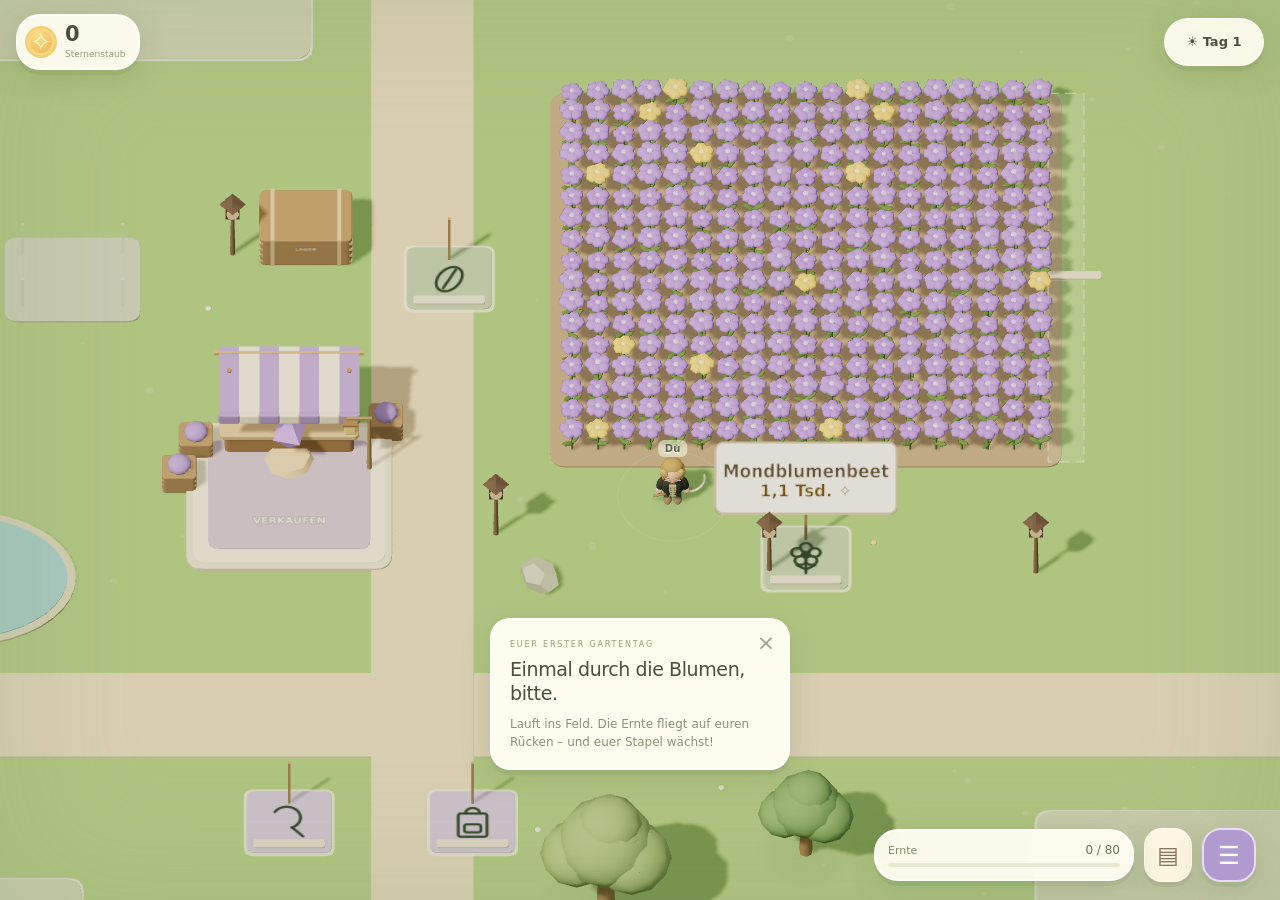
<file: mondgarten/index.html>
<!doctype html>
<html lang="de">
<head>
  <meta charset="UTF-8"><meta name="viewport" content="width=device-width,initial-scale=1,viewport-fit=cover">
  <meta name="theme-color" content="#a8c78a"><meta name="description" content="Euer Mondgarten: Ernten, verarbeiten und mit kleinen Schnecken ein blühendes Zuhause aufbauen.">
  <title>Mondgarten · Ein kleines Stück Glück</title>
  <link rel="icon" href="icon.svg" type="image/svg+xml"><link rel="stylesheet" href="style.css"><link rel="stylesheet" href="portrait.css">
</head>
<body>
  <main class="game" id="game">
    <canvas id="world" tabindex="0" aria-label="3D Garten. Mit WASD, Pfeiltasten oder einem Klick auf den Boden bewegen. Automatisch sammeln, an der Verkaufsstelle automatisch verkaufen."></canvas>
    <button id="kitchenButton" class="kitchen-button" hidden>🍃 Futterküche</button><button id="foodPouch" class="food-pouch" hidden aria-label="Schneckenfutter">🍃 0</button><section id="outdoorHUD" class="outdoor-hud" hidden aria-label="Gartenwerkzeug"><button id="outdoorOpen">Werkzeuge</button><button id="outdoorWorkshop" hidden>Düngerwerkstatt</button><p id="outdoorSignal" role="status"></p></section><button id="outdoorAction" class="lake-action" hidden aria-label="Angel auswerfen"><svg viewBox="0 0 48 48" aria-hidden="true"><path d="M9 40 23 7M23 7Q38 5 38 23v7q0 9-7 9-6 0-6-6v-4l5 5"/><path d="m9 40 4-10M20 15l5 2"/></svg><span>Angeln</span></button><div class="world-vignette"></div>
    <div class="night-veil" id="nightVeil" aria-hidden="true"></div>
    <header class="hud-top">
      <div class="top-left"><a href="#" class="brand" aria-label="Mondgarten"><span>✳</span><div>mondgarten<small>EIN KLEINES STÜCK GLÜCK</small></div></a><div class="wallet"><div class="coin-icon">✧</div><div><strong id="coins">0</strong><small id="walletHint">Sternenstaub</small></div><div class="wallet-divider"></div><span class="star-icon">◇</span><strong class="star-count" id="stars">0</strong></div></div>
      <button class="garden-badge" id="openGardens"><span class="garden-dot"></span><span><strong id="gardenLabel">Unser Garten</strong><small id="gardenSub">AUSBAUSTUFE 1</small></span><span class="chevron">⌄</span></button>
      <div class="top-right"><span class="save-state" id="saveStatus"><i></i> Gespeichert</span><button class="round-button" id="sound" aria-label="Klang einschalten" title="Klang einschalten">♫</button><button class="round-button" id="settings" aria-label="Einstellungen" title="Einstellungen">⚙</button></div>
    <button class="day-chip" id="dayChip" aria-label="Aktueller Gartentag und Tagesbelohnung">☀ Tag 1</button></header>
    <section class="round-widget" id="roundWidget" aria-label="Gartenrunde"><span class="round-eyebrow" id="roundNumber">Gartentag 1</span><strong id="roundMood">Ein Garten voller Möglichkeiten</strong><p id="roundNote">Eigenständige Spielvorschau</p><div class="progress"><span id="roundProgress"></span></div><div class="round-actions"><button id="dayGoal">Tagesbelohnung ↗</button><button id="nextRound" hidden>Nächste Runde beginnen</button></div></section>
    <section class="mission-widget" id="missionWidget" aria-label="Aktueller Sternenauftrag"><button id="missionToggle" class="mission-heading"><span>✦ KLEINER STERNENAUFTRAG</span><span id="missionNumber">01</span></button><div class="mission-body"><strong id="missionTitle">Ein erster kleiner Schatz</strong><p id="missionDesc">Sammelt 40 Dinge.</p><div class="progress"><span id="missionBar"></span></div><div class="mission-bottom"><span id="missionProgress">0 / 40</span><button id="claimMission" disabled>+ 60 ✧</button></div></div></section>
    <div class="event-pill" id="eventPill" hidden>✦ Sternenregen <span>2× Erntewert</span><b></b></div>
    <div class="world-label" id="bankLabel"><span>✧</span> Hier wird euer Stapel zu Sternenstaub</div>
    <div class="player-label" id="playerLabel">Du</div><div class="player-label companion-label" id="partnerLabel">Dein Lieblingsmensch</div><div class="stack-count" id="stackCount" hidden>0</div>
    <div class="tutorial" id="tutorial"><button id="dismissTutorial" aria-label="Hinweis schließen">×</button><span>EUER ERSTER GARTENTAG</span><h1>Einmal durch die Blumen, bitte.</h1><p>Lauft ins Feld. Die Ernte fliegt auf euren Rücken – und euer Stapel wächst!</p><small>Mit dem Daumen lenken · automatisch ernten</small></div>
    <div class="game-loading" id="loading"><span>✳</span><strong>Euer Garten erwacht …</strong><small>Ein kleines bisschen Sternenlicht.</small></div>
    <div class="game-error" id="gameError" hidden><span>☾</span><h1>Der Garten konnte nicht erwachen.</h1><p>Bitte öffnet das Spiel in einem Browser mit aktivierter 3D-Grafik und ladet die Seite neu.</p><button onclick="location.reload()">Noch einmal versuchen</button></div>
    <div class="zoom-controls"><button id="zoomOut" aria-label="Ansicht verkleinern">−</button><button id="zoomIn" aria-label="Ansicht vergrößern">+</button></div>
    <div class="joystick" id="joystick" aria-label="Touch Joystick"><div id="joystickKnob"></div></div>
    <section id="harvestModes" class="harvest-modes" hidden aria-label="Sense oder Dünger wählen"><button id="modeScythe" aria-pressed="true">Sense</button><button id="modeFertilizer" aria-pressed="false">Düngen</button><button id="sprayFertilizer" hidden>Sprühen</button></section>
    <footer class="hud-bottom">
      <div class="duo-card"><button id="customize" aria-label="Eure Namen ändern"><span class="duo-icon">☾</span><span><strong id="duoLabel">Für euch zwei.</strong><small id="journeyText">Ein Garten. Große kleine Träume.</small></span><span class="edit-icon">✎</span></button><div class="keyboard-hint"><kbd>W</kbd><kbd>A</kbd><kbd>S</kbd><kbd>D</kbd><span>zum Laufen · Leertaste zur Bank</span></div></div>
      <div class="bag-panel" id="bagPanel"><div class="bag-symbol">♧</div><div class="bag-content"><div><strong id="bagTitle">Dein Erntestapel</strong><span id="bagCount">0 / 80</span></div><div class="progress"><span id="bagBar"></span></div><small id="bagHint">Ein bisschen Platz für ganz viel Glück.</small></div><button id="warehouse" aria-label="Ernte zum Lager bringen"><span>Lager</span></button><button id="sell" aria-label="Zur Verkaufsstelle laufen"><span>Verkaufen</span><b>↗</b></button></div>
      <nav class="action-dock" aria-label="Spielmenüs"><button id="gardensButton"><span>❀</span><small>Ausbauen</small></button><button id="shopButton" class="primary"><span>☽</span><small>Werkstatt</small><i id="shopDot" hidden></i></button><button id="travelButton"><span>▤</span><small>Vorräte</small></button></nav>
    <button id="stockShortcut" aria-label="Lager und Verwaltung öffnen" title="Lager und Verwaltung">▤</button><button class="menu-button" id="gardenMenu" aria-label="Gartenmenü öffnen"><span>☰</span></button></footer>
    <section id="warehouseShelf" class="warehouse-shelf" role="dialog" aria-label="Lagerwaren auswählen und einpacken" hidden></section>
    <section id="workshopDelivery" class="workshop-delivery" aria-label="Werkstatt beliefern" hidden></section>
    <section id="fishingHUD" class="fishing-hud" aria-label="Angeln am See" hidden></section>
    <div id="floaters" aria-hidden="true"></div>
    <section id="payStatus" class="pay-status" hidden aria-live="polite"><span id="payIcon">↑</span><div><strong id="payTitle">Verbesserung</strong><p id="payHint">Stehen bleiben zum Bezahlen</p><div class="progress"><span id="payBar"></span></div></div><b id="payAmount">0 / 0 ✧</b></section>
    <div id="toasts" class="toasts" role="status" aria-live="polite"></div>
  </main>
  <dialog id="modal"><button id="closeModal" class="modal-close" aria-label="Schließen">×</button><div id="modalBody"></div></dialog>
  <script defer src="../app-update.js"></script>
  <script type="module" src="game.js"></script>
</body>
</html>
</file>
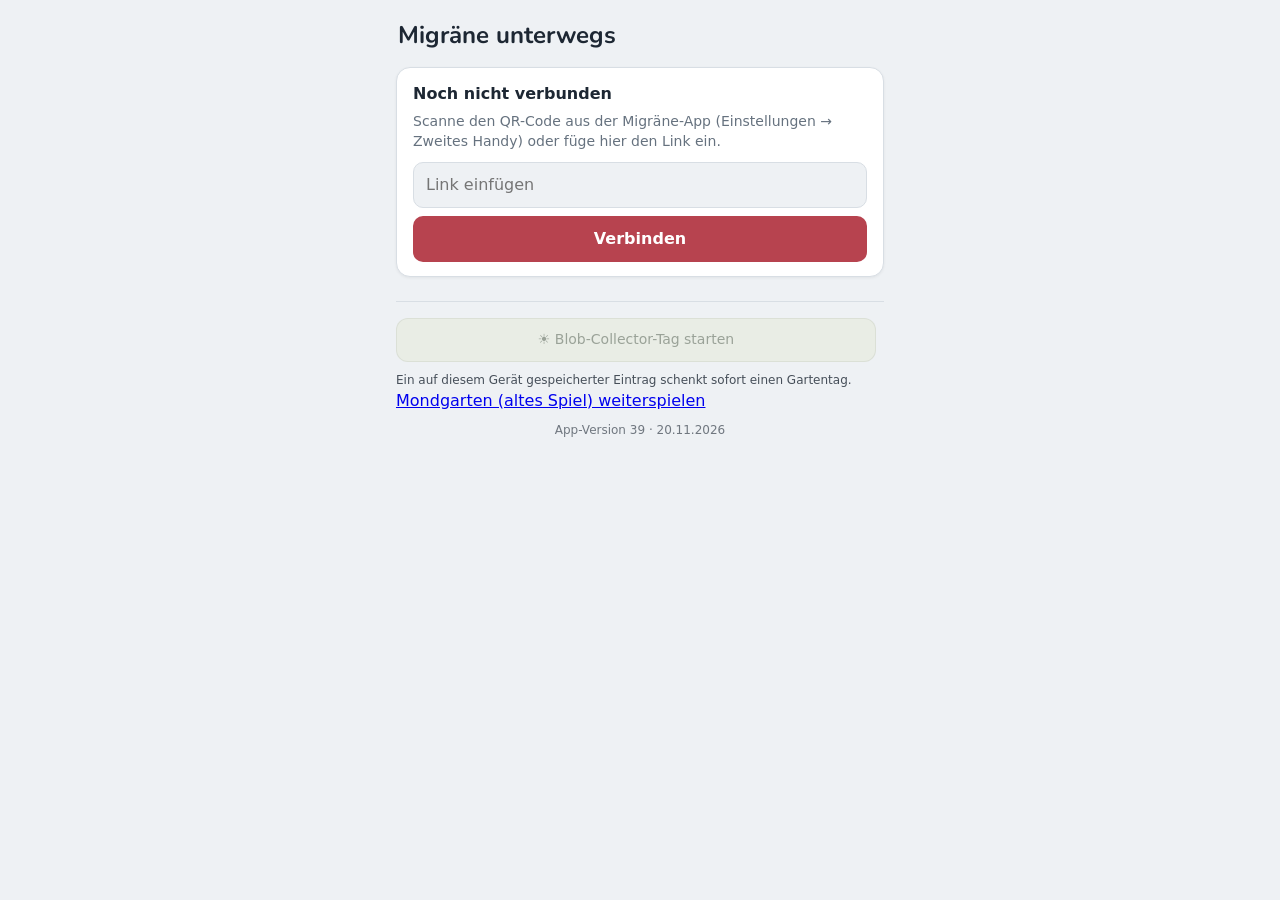
<file: begleiter.html>
<!DOCTYPE html>
<html lang="de">
<head>
<meta charset="utf-8">
<meta name="viewport" content="width=device-width, initial-scale=1, viewport-fit=cover">
<meta name="theme-color" content="#EEF1F4" media="(prefers-color-scheme: light)">
<meta name="theme-color" content="#10161C" media="(prefers-color-scheme: dark)">
<meta name="apple-mobile-web-app-capable" content="yes">
<meta name="mobile-web-app-capable" content="yes">
<meta name="apple-mobile-web-app-status-bar-style" content="default">
<meta name="apple-mobile-web-app-title" content="Migräne">
<meta name="referrer" content="no-referrer">
<link rel="apple-touch-icon" href="icon-180.png">
<title>Migräne unterwegs</title>
<link rel="stylesheet" href="companion-garden.css">
<style>
/* Runde Schrift Nunito (SIL Open Font License 1.1) */
@font-face{font-family:'MTRound';font-style:normal;font-weight:600;font-display:swap;src:url([data-uri]) format('woff2')}
@font-face{font-family:'MTRound';font-style:normal;font-weight:700;font-display:swap;src:url([data-uri]) format('woff2')}
:root{
  --bg:#EEF1F4; --card:#FFFFFF; --btnbg:#F7F9FB; --btnline:#CDD5DD; --press:rgba(0,0,0,.06); --ink:#1D2733; --muted:#66727F; --line:#D8DEE4;
  --accent:#B7434F; --accent-ink:#FFFFFF; --soft:#F5E3E5;
  --i1:#EDB93A; --i2:#E5792B; --i3:#C4202E; --ok:#3F8F4E;
  --serif: 'MTRound', system-ui, -apple-system, "Segoe UI", Roboto, sans-serif;
  --sans: system-ui, -apple-system, "Segoe UI", Roboto, sans-serif;
  color-scheme: light;
}
@media (prefers-color-scheme: dark){
  :root{ --bg:#10161C; --card:#18212A; --btnbg:#222C37; --btnline:#3A4858; --press:rgba(255,255,255,.08); --ink:#E6EBF0; --muted:#94A1AE; --line:#2A3540;
    --accent:#E58A93; --accent-ink:#2B0F13; --soft:#3A2226;
    --i1:#F2C552; --i2:#F08A3E; --i3:#EF4B4F; --ok:#7CC489; color-scheme: dark; }
}
*{box-sizing:border-box;-webkit-tap-highlight-color:transparent}
html,body{margin:0;background:var(--bg);color:var(--ink);font-family:var(--sans);font-size:16px;line-height:1.45}
body{padding:calc(14px + env(safe-area-inset-top,0px)) 16px calc(24px + env(safe-area-inset-bottom,0px));max-width:520px;margin:0 auto;-webkit-user-select:none;user-select:none}
button{font:inherit;color:inherit;cursor:pointer}
.top{display:flex;align-items:baseline;justify-content:space-between;margin:4px 2px 14px}
h1{font-family:var(--serif);font-size:24px;font-weight:700;margin:0}
h1.msg{font-size:21px;line-height:1.25;color:var(--accent);overflow-wrap:anywhere}
h1.msg.long{font-size:18px}
.clock{font-size:14px;color:var(--muted)}
.grid{display:grid;grid-template-columns:1fr 1fr;gap:10px}
.big{display:flex;flex-direction:column;justify-content:flex-end;align-items:flex-start;text-align:left;min-height:92px;padding:12px 16px;border:1px solid var(--line);background:var(--card);border-radius:14px;box-shadow:0 1px 3px rgba(0,0,0,.06);transition:transform .08s}
.big:active{transform:scale(.97)}
.big b{font-family:var(--serif);font-size:21px;font-weight:700;line-height:1.15}
.big small{font-size:13px;color:var(--muted);margin-top:3px}
.big.pain{border-color:var(--accent);background:var(--soft)}
.big.pain.on{background:var(--accent);color:var(--accent-ink);border-color:var(--accent)}
.big.pain.on small{color:var(--accent-ink);opacity:.85}
.big.wide{grid-column:1 / -1;min-height:88px}
.card{background:var(--card);border:1px solid var(--line);border-radius:14px;padding:14px 16px;margin:0 0 12px;box-shadow:0 1px 3px rgba(0,0,0,.06)}
.done{border-color:var(--accent)}
.done .l1{display:flex;justify-content:space-between;align-items:baseline;gap:10px}
.done b{font-size:17px}
.link{background:none;border:0;padding:0;color:var(--accent);font-weight:600}
.q{font-size:14px;color:var(--muted);margin:10px 0 6px}
.chips{display:flex;flex-wrap:wrap;gap:8px}
.chip{min-height:44px;padding:0 14px;border:1px solid var(--line);background:var(--card);border-radius:12px;font-weight:600}
.chip.on{border-color:var(--accent);background:var(--soft)}
.chips{margin-top:10px}
.lcard{position:relative;overflow:hidden;padding:16px 16px 14px}
.lcard::before{content:'';position:absolute;left:0;right:0;top:0;height:4px;background:var(--lc)}
.lc-morgens{--lc:#C98A1E;--lcs:#FBF1DE}.lc-tags{--lc:#B7434F;--lcs:#F5E3E5}.lc-abends{--lc:#5B5FB8;--lcs:#E8E9F8}
@media (prefers-color-scheme: dark){.lc-morgens{--lc:#E8B055;--lcs:#3A2E17}.lc-tags{--lc:#E58A93;--lcs:#3A2226}.lc-abends{--lc:#A3A6F0;--lcs:#25273F}}
.lchead{display:flex;align-items:center;gap:10px;width:100%;min-height:44px;margin:0;padding:0;border:0;background:none;color:inherit;font:inherit;text-align:left}
.lcico{width:34px;height:34px;border-radius:10px;background:var(--lcs);color:var(--lc);display:grid;place-items:center;flex:none}
.lcico svg{width:20px;height:20px}
.lct{font-family:var(--serif);font-size:19px;font-weight:700}
.lcsum{flex:1;min-width:0;font-size:13px;color:var(--muted);text-align:right;overflow:hidden;text-overflow:ellipsis;white-space:nowrap}
.lcchev{width:9px;height:9px;border-right:2px solid var(--muted);border-bottom:2px solid var(--muted);transform:rotate(45deg);margin:0 4px 3px 4px;flex:none;transition:transform .15s}
.lchead[aria-expanded="true"] .lcchev{transform:rotate(-135deg);margin-bottom:-3px}
.lcbody{margin-top:12px}
.lgrp{margin-top:18px;padding-top:16px;border-top:1px solid var(--line)}
.lgrp:first-child{margin-top:0;padding-top:0;border-top:0}
.lcap{display:block;font-size:12px;font-weight:700;letter-spacing:.08em;text-transform:uppercase;color:var(--lc);margin:0 0 10px}
.lgh{display:flex;align-items:baseline;justify-content:space-between;gap:10px}.lgh .lcap{margin-bottom:8px}
.lstv{font-size:14px;color:var(--muted)}
.ltiles{display:grid;grid-template-columns:repeat(2,minmax(0,1fr));gap:8px}
.ltile{display:flex;align-items:center;gap:10px;min-height:56px;padding:10px 12px;border-radius:14px;border:1px solid var(--line);background:var(--card);color:var(--ink);font:inherit;font-size:14.5px;line-height:1.2;text-align:left;cursor:pointer;transition:background .15s ease,border-color .15s ease}
.ltile svg{width:22px;height:22px;flex:none;color:var(--muted)}
.ltile.on{background:var(--lcs);border-color:var(--lc);font-weight:600}.ltile.on svg{color:var(--lc)}
.lchips{display:grid;grid-template-columns:repeat(auto-fill,minmax(104px,1fr));gap:8px}
.lchips .chip{padding:0 6px;font-size:14.5px;line-height:1.2;white-space:normal;min-height:44px}
.lchips .chip.on{border-color:var(--lc);background:var(--lcs);font-weight:600}
.lgrp textarea{width:100%;box-sizing:border-box;min-height:80px;padding:10px 12px;border:1px solid var(--line);border-radius:12px;background:var(--bg);color:var(--ink);font:inherit;resize:vertical}
.lcard .qcard .chips.g5 .chip.on,.lcard .chips.g5 .chip.on{border-color:var(--lc);background:var(--lcs)}
.lcbody .qbox+.qbox{margin-top:14px;padding-top:14px;border-top:1px solid var(--line)}
.lcbody .grid:first-child,.lcbody .atk:first-child{margin-top:0}
.qcard .chips.g5{display:grid;grid-template-columns:repeat(5,1fr)}
.qcard .chips.g3{display:grid;grid-template-columns:repeat(3,1fr)}
.qcard .chips.g2{display:grid;grid-template-columns:repeat(2,1fr)}
.qcard .chip{padding:0 6px}
.qcard b{font-size:16px}
.risk{border-left:5px solid var(--i1);padding:12px 14px}
.risk.risk-hi{border-left-color:var(--i2)}
.risk.risk-lo{border-left-color:var(--ok)}
.risk summary{list-style:none;cursor:pointer;display:flex;flex-direction:column;gap:2px}
.risk summary::-webkit-details-marker{display:none}
.risk .rt{font-size:16px}
.risk .rt span{color:var(--muted)}
.risk .ra{font-size:14px;color:var(--muted);line-height:1.35}
.risk .rmore{font-size:14px;color:var(--accent);font-weight:600;margin-top:4px}
.risk .rmore::before{content:'▸ '}
.risk[open] .rmore::before{content:'▾ '}
.risk p{margin:8px 0 0;font-size:14.5px;line-height:1.4}
.foodrow{display:flex;gap:8px;margin-top:10px}
.foodrow input{flex:1;min-width:0;min-height:44px;border:1px solid var(--line);border-radius:12px;padding:0 12px;background:var(--bg);color:var(--ink);font:inherit;-webkit-user-select:text;user-select:text}
.chips.sug{margin-top:8px}
.chips.sug:empty{display:none}
.chips.sug .chip{min-height:38px;font-weight:500;background:var(--bg)}
.timer{height:3px;border-radius:2px;background:var(--line);margin-top:12px;overflow:hidden}
.timer i{display:block;height:100%;background:var(--accent);animation:shrink linear forwards;transform-origin:left}
@keyframes shrink{from{transform:scaleX(1)}to{transform:scaleX(0)}}
.two{display:grid;grid-template-columns:1fr 1fr;gap:8px;margin-top:10px}
.atk{background:var(--accent);color:var(--accent-ink);border-radius:16px;padding:14px;margin:0 0 10px}
.atkhead{display:flex;justify-content:space-between;align-items:baseline;margin:0 4px 10px;font-size:15px}
.atkhead b{font-family:var(--serif);font-size:22px}
.big, .chip{background:var(--btnbg);border-color:var(--btnline)}
button{transition:transform .08s ease-out}
.mlpick{margin:12px 0 0}
.mlpick .mlrow{display:flex;align-items:center;gap:12px}
.mlpick .rw{position:relative;flex:1;height:30px}
.mlpick input[type=range]{-webkit-appearance:none;appearance:none;position:absolute;left:0;top:0;width:100%;height:30px;margin:0;background:transparent;outline-offset:2px}
.mlpick input[type=range]::-webkit-slider-runnable-track{height:6px;border-radius:3px;background:linear-gradient(90deg,var(--accent) 0,var(--accent) var(--pct),var(--line) var(--pct),var(--line) 100%)}
.mlpick input[type=range]::-webkit-slider-thumb{-webkit-appearance:none;width:26px;height:26px;margin-top:-10px;border-radius:50%;background:var(--card);border:3px solid var(--accent);box-shadow:0 1px 3px rgba(0,0,0,.2)}
.mlpick input[type=range]::-moz-range-track{height:6px;border-radius:3px;background:var(--line)}
.mlpick input[type=range]::-moz-range-progress{height:6px;border-radius:3px;background:var(--accent)}
.mlpick input[type=range]::-moz-range-thumb{width:20px;height:20px;border-radius:50%;background:var(--card);border:3px solid var(--accent)}
.mlpick .mlv{flex:none;min-width:74px;text-align:right;font-size:20px;font-weight:700;color:var(--ink);font-variant-numeric:tabular-nums}
.mlpick .mlv small{font-size:13px;font-weight:600;color:var(--muted);margin-left:2px}
.mlpick .tk{position:relative;height:15px;margin:0 86px 0 0}
.mlpick .tk span{position:absolute;transform:translateX(-50%);font-size:11px;color:var(--muted);font-variant-numeric:tabular-nums}
.mlpick .tk span.on{color:var(--ink);font-weight:700}
.pressed{transform:scale(.96)}
.link.pressed, .del.pressed{transform:scale(.9)}
.chip.on{background:var(--soft)}
.big.pain{background:var(--soft)}
.atk .big{background:var(--card);color:var(--ink);border-color:transparent}
.big.sm{min-height:72px;justify-content:center}
.big.end{background:var(--soft)}
.grid.g3{grid-template-columns:repeat(6,1fr)}
.grid.g3 > *{grid-column:span 2}
.grid.g3 > :nth-child(4):nth-last-child(2), .grid.g3 > :nth-child(5):last-child{grid-column:span 3}
.g3 .big{min-height:88px;padding:12px}
.g3 .big b{font-size:18px}
h2{font-family:var(--serif);font-size:19px;font-weight:600;margin:22px 2px 8px}
.list{background:var(--card);border:1px solid var(--line);border-radius:14px;overflow:hidden}
.row{display:flex;align-items:center;gap:10px;padding:10px 14px;border-top:1px solid var(--line);font-size:15px}
.row:first-child{border-top:0}
.row .t{font-variant-numeric:tabular-nums;color:var(--muted);width:44px;flex:none}
.row .x1{flex:1;min-width:0}
.row .st{font-size:12.5px;color:var(--muted);white-space:nowrap}
.row .st.ok{color:var(--ok)}
.row .del{background:none;border:0;color:var(--muted);font-size:20px;line-height:1;padding:4px 2px 4px 8px}
.empty{padding:12px 14px;color:var(--muted);font-size:14.5px}
.status{margin:12px 4px 0;font-size:13.5px;color:var(--muted);text-align:center}
.status.ok{color:var(--ok)}
.hint{font-size:14px;color:var(--muted);margin:0}
.tip{border-style:dashed}
.setup input{width:100%;min-height:46px;border:1px solid var(--line);border-radius:10px;padding:0 12px;background:var(--bg);color:var(--ink);font:inherit;margin:10px 0 8px;-webkit-user-select:text;user-select:text}
.btn{min-height:46px;padding:0 16px;border:0;border-radius:10px;background:var(--accent);color:var(--accent-ink);font-weight:600;width:100%}
</style>
</head>
<body>
<div id="app"></div>
<script>
(function(){
'use strict';
/* Begleit-Seite zum Migräne-Tagebuch: nur schnelle Markierungen. Alles wird verschlüsselt über ntfy.sh
   an das Haupt-Handy geschickt und dort übernommen; hier bleibt nur eine kurze Liste der letzten Tage. */
// Only opaque entry IDs, their timestamp/deletion flag and authenticated gift counters.
(function(){var queue=[],listener=null;window.CompanionGardenEvents={startedAt:Date.now(),snapshot:null,entries:function(entries){if(listener)listener('entries',entries);else queue.push(['entries',entries]);},gift:function(counter){if(listener)listener('gift',counter);else queue.push(['gift',counter]);},attach:function(fn){listener=fn;queue.splice(0).forEach(function(e){fn(e[0],e[1]);});}};}());

var NTFY = 'https://ntfy.sh/', STORE = 'mt-begleiter-v1', KEEP_MS = 14*86400000, RESEND_MS = 6*3600000;
var CHOICE_MS = 10000, START_LEVEL = 5;
var ML_STEPS = [50,100,150,200,250,300,330,500];
function mlIdx(ml){ var b = 0; ML_STEPS.forEach(function(v, i){ if(Math.abs(v-ml) < Math.abs(ML_STEPS[b]-ml)) b = i; }); return b; }
function mlPos(i){ return 'calc(13px + (100% - 26px) * '+(i/(ML_STEPS.length-1))+')'; }
function mlHtml(id, ml){
  var idx = mlIdx(ml||250);
  return '<div class="mlpick"><div class="mlrow"><div class="rw"><input type="range" id="mlr" data-id="'+id+'" min="0" max="'+(ML_STEPS.length-1)+'" step="1" value="'+idx+'" aria-label="Menge in Millilitern" style="--pct:'+mlPos(idx)+'"></div>'+
    '<div class="mlv" id="mlv" aria-live="polite">'+ML_STEPS[idx]+'<small>ml</small></div></div><div class="tk">'+
    ML_STEPS.map(function(v, i){ return '<span data-i="'+i+'" class="'+(i===idx ? 'on' : '')+'" style="left:'+mlPos(i)+'">'+v+'</span>'; }).join('')+'</div></div>';
}
var DRINKS = [['water','Wasser'],['tea','Tee'],['coffee','Kaffee'],['other','Anderes']];
var BELLY = [['bloat','Aufgebläht'],['pain','Schmerzen']];
var BLOAT4 = [['0','nein'],['1','leicht'],['2','mittel'],['3','stark']];
var PAIN6 = [['0','keine'],['1','1'],['2','2'],['3','3'],['4','4'],['5','5']];
var BLOAT_TXT = ['','leicht','mittel','stark'];
var LOCS = [['upper','Magen/Oberbauch'],['lower','Unterbauch'],['all','Ganzer Bauch']];
var KINDS = [['cramp','Krämpfe'],['diarr','Durchfall'],['burn','Sodbrennen'],['press','Druck']];
function stomachExtra(e){
  var p = [];
  LOCS.forEach(function(x){ if(e.l===x[0]) p.push(x[1]); });
  var ks = String(e.kd||'').split(',');
  KINDS.forEach(function(x){ if(ks.indexOf(x[0])>=0) p.push(x[1]); });
  return p.length ? ' · '+p.join(', ') : '';
}
function multiChipsHtml(id, field, items, cur){
  var set = String(cur||'').split(',');
  return '<div class="chips">'+items.map(function(it){
    return '<button class="chip'+(set.indexOf(it[0])>=0?' on':'')+'" data-act="pick" data-id="'+id+'" data-f="'+field+'" data-v="'+esc(it[0])+'">'+esc(it[1])+'</button>'; }).join('')+'</div>';
}
var PAIN = [['2','leicht'],['5','mittel'],['8','stark']];
var ONE5 = [['1','1'],['2','2'],['3','3'],['4','4'],['5','5']];
var INTENS = [['light','leicht'],['hard','intensiv']];
function pad(n){ return (n<10?'0':'')+n; }
function hm(ts){ var d = new Date(ts); return pad(d.getHours())+':'+pad(d.getMinutes()); }
function uid(){ return Date.now().toString(36)+Math.random().toString(36).slice(2,8); }
function esc(s){ return String(s==null?'':s).replace(/[&<>"']/g,function(c){return {'&':'&amp;','<':'&lt;','>':'&gt;','"':'&quot;',"'":'&#39;'}[c];}); }
function sameDay(a, b){ var x = new Date(a), y = new Date(b); return x.getFullYear()===y.getFullYear() && x.getMonth()===y.getMonth() && x.getDate()===y.getDate(); }
/* ---- Verschlüsselung (AES-GCM, Schlüssel nur im Link) ---- */
function b64u(bytes){ var s=''; for(var i=0;i<bytes.length;i++) s+=String.fromCharCode(bytes[i]); return btoa(s).replace(/\+/g,'-').replace(/\//g,'_').replace(/=+$/,''); }
function unb64u(str){ str=str.replace(/-/g,'+').replace(/_/g,'/'); while(str.length%4) str+='='; var s=atob(str), a=new Uint8Array(s.length); for(var i=0;i<s.length;i++) a[i]=s.charCodeAt(i); return a; }
var keyP = null;
function cKey(){ if(!keyP) keyP = crypto.subtle.importKey('raw', unb64u(cfg.k), {name:'AES-GCM'}, false, ['encrypt','decrypt']); return keyP; }
function seal(obj){
  var iv = crypto.getRandomValues(new Uint8Array(12));
  return cKey().then(function(key){ return crypto.subtle.encrypt({name:'AES-GCM', iv:iv}, key, new TextEncoder().encode(JSON.stringify(obj))); })
    .then(function(ct){ var o = new Uint8Array(12+ct.byteLength); o.set(iv); o.set(new Uint8Array(ct), 12); return 'MT1.'+b64u(o); });
}
function unseal(str){
  if(typeof str!=='string' || str.indexOf('MT1.')!==0) return Promise.reject(new Error('fremd'));
  var b = unb64u(str.slice(4));
  return cKey().then(function(key){ return crypto.subtle.decrypt({name:'AES-GCM', iv:b.slice(0,12)}, key, b.slice(12)); })
    .then(function(pt){ return JSON.parse(new TextDecoder().decode(pt)); });
}
/* ---- Verbindung aus dem Link (#t=…&k=…&m=…) ---- */
function parseLink(h){
  var p = {}; String(h||'').replace(/^.*#/, '').split('&').forEach(function(kv){ var i = kv.indexOf('='); if(i>0) p[kv.slice(0,i)] = decodeURIComponent(kv.slice(i+1)); });
  if(!/^[A-Za-z0-9_-]{16,60}$/.test(p.t||'') || !/^[A-Za-z0-9_-]{43}$/.test(p.k||'')) return null;
  return {t:p.t, k:p.k, m:p.m ? p.m.split('|').filter(Boolean).slice(0,12) : []};
}
function load(){ try{ return JSON.parse(localStorage.getItem(STORE)) || {}; }catch(_){ return {}; } }
function persist(){
  try{ localStorage.setItem(STORE, JSON.stringify(st)); }catch(_){ return false; }
  // A local save earns the garden action; delivery to the other phone is independent.
  try{ var garden = window.CompanionGardenEvents; if(garden.snapshot) garden.entries(garden.snapshot()); }catch(_){}
  return true;
}
var st = load(), cfg = parseLink(location.hash) || st.cfg || null;
if(cfg && location.hash && parseLink(location.hash)){
  if(st.cfg && (st.cfg.t!==cfg.t || st.cfg.k!==cfg.k)){ st.entries = []; st.acked = {}; }
  if(st.meds && st.cfg && st.cfg.t===cfg.t && !cfg.m.length) cfg.m = st.meds;
}
st.cfg = cfg; st.entries = st.entries || []; st.acked = st.acked || {}; st.lists = st.lists || {}; st.sleepAsk = st.sleepAsk || {};
if(cfg && cfg.m && cfg.m.length && !(st.lists.m && st.lists.m.length)) st.lists.m = cfg.m;
persist();
window.CompanionGardenEvents.snapshot=function(){return st.entries.map(function(e){return{id:e.id,ts:e.ts,deleted:!!e.del};});};

var flash = null, flashTimer = null, net = '', syncing = false, ask = null;
function list(k){ return (st.lists && st.lists[k]) || []; }
function live(){ return st.entries.filter(function(e){ return !e.del; }); }
function openPain(){
  var cut = Date.now()-36*3600000, L = live();
  var starts = L.filter(function(e){ return e.k==='pain' && e.ts>cut; });
  var ended = (st.att && st.att.pe) || [];
  for(var i=starts.length-1;i>=0;i--){ var s = starts[i]; if(ended.indexOf(s.id)>=0 && !st.entries.some(function(e){ return e.k==='painEnd' && e.ref===s.id && e.del && (e.u||0) > (st.attAt||0); })) continue; if(!L.some(function(e){ return e.k==='painEnd' && e.ref===s.id; })) return s; }
  return null;
}
function levelNow(p){
  var v = p.v || START_LEVEL;
  live().filter(function(e){ return e.k==='lvl' && e.ref===p.id; }).sort(function(a,b){ return a.ts-b.ts; })
    .forEach(function(e){ v = Math.max(1, Math.min(10, v + e.d)); });
  return v;
}
function levelAfter(e){
  var p = st.entries.filter(function(x){ return x.id===e.ref; })[0]; if(!p) return null;
  var v = p.v || START_LEVEL;
  live().filter(function(x){ return x.k==='lvl' && x.ref===p.id && (x.ts<e.ts || (x.ts===e.ts && x.id<=e.id)); }).sort(function(a,b){ return a.ts-b.ts; })
    .forEach(function(x){ v = Math.max(1, Math.min(10, v + x.d)); });
  return v;
}
function companionMealKind(e){var labels={breakfast:'Frühstück',lunch:'Mittagessen',dinner:'Abendessen',snack:'Zwischenmahlzeit'},n=new Date(e.ts).getHours()*60+new Date(e.ts).getMinutes(),k=e.mt||(n>=240&&n<690?'breakfast':n>=690&&n<960?'lunch':n>=960&&n<1350?'dinner':'snack');return {key:k,label:labels[k]||'Mahlzeit'};}
function label(e){
  if(e.k==='meal') return companionMealKind(e).label+(e.n ? ': '+e.n : '');
  if(e.k==='drink'){ var d = DRINKS.filter(function(x){ return x[0]===e.s; })[0]; return 'Getrunken'+(d && e.s!=='other' ? ': '+d[1] : '')+(e.ml ? ' · '+e.ml+' ml' : ''); }
  if(e.k==='move') return 'Sport'+(e.n ? ': '+e.n : '')+(e.i ? ' ('+(e.i==='hard' ? 'intensiv' : 'leicht')+')' : '');
  if(e.k==='stomach'){
    if(e.b==null) return (e.s==='bloat' ? 'Bauch: aufgebläht' : (e.v ? 'Bauchschmerzen '+e.v+'/5' : 'Bauch'))+stomachExtra(e);
    var bp = []; if(e.v) bp.push('Bauchschmerzen '+e.v+'/5'); if(e.b) bp.push('aufgebläht '+BLOAT_TXT[e.b]);
    return (bp.length ? bp.join(' · ').replace(/^./, function(c){ return c.toUpperCase(); }) : 'Bauch')+stomachExtra(e);
  }
  if(e.k==='nausea') return 'Übelkeit'+(e.v ? ' '+e.v+'/5' : '');
  if(e.k==='med') return 'Medikament'+(e.n ? ': '+e.n : '');
  if(e.k==='pain') return 'Kopfschmerz beginnt';
  if(e.k==='lvl') return e.d>0 ? 'Stärker' : 'Schwächer';
  if(e.k==='painEnd') return e.sl ? 'Kopfschmerz im Schlaf vorbei' : 'Kopfschmerz vorbei';
  if(e.k==='sleepQ') return 'Schlafqualität '+e.v+'/5';
  if(e.k==='wakeN') return 'Nachts '+(['nicht','kurz','lange'][e.v-1]||'')+' wach gelegen';
  var early = new Date(e.ts).getHours()<5;
  if(e.k==='stress') return 'Stress '+(early ? 'gestern ' : 'heute ')+e.v+'/5';
  if(e.k==='hf') return (early ? 'Gestern' : 'Heute')+' kopfschmerzfrei';
  if(e.k==='eve') return 'Abend: '+(e.s==='note' ? 'Notiz' : (e.n||e.s))+(e.v===0 ? ' (aus)' : '');
  return e.k;
}
/* v237: unbestätigte Einträge so lange erneut senden, wie sie gespeichert bleiben (14 Tage), nicht nur 3 Tage */
function pending(){ var cut = Date.now()-KEEP_MS; return st.entries.filter(function(e){ return e.ts>cut && st.acked[e.id]!==e.u; }); }
function showFlash(id, choices){
  flash = {id:id, choices:choices||null, until:Date.now()+CHOICE_MS};
  clearTimeout(flashTimer); flashTimer = setTimeout(function(){ if(typing()) return; flash = null; render(); }, CHOICE_MS);
}
function typing(){ var a = document.activeElement; return !!(a && (a.id==='foodIn' || a.id==='mlr' || a.id==='eveNote')); }
function add(k, extra, choices){
  var now = Date.now(), e = {id:uid(), ts:now, u:now, k:k};
  for(var x in extra) e[x] = extra[x];
  st.entries.push(e);
  st.entries = st.entries.filter(function(y){ return y.ts>now-KEEP_MS; });
  persist();
  showFlash(e.id, choices);
  render(); sync();
  if(navigator.vibrate) try{ navigator.vibrate(15); }catch(_){}
  return e;
}
function upd(id, fields, next){
  var e = st.entries.filter(function(y){ return y.id===id; })[0]; if(!e) return;
  for(var x in fields) e[x] = fields[x];
  e.u = Date.now(); persist();
  showFlash(id, next||null); render(); sync();
}
function remove(id){
  var e = st.entries.filter(function(y){ return y.id===id; })[0]; if(!e) return;
  var now = Date.now(); e.del = 1; e.u = now;
  if(e.k==='pain') st.entries.forEach(function(y){ if((y.k==='painEnd' || y.k==='lvl') && y.ref===e.id && !y.del){ y.del = 1; y.u = now; } });
  if(flash && flash.id===id) flash = null;
  persist(); render(); sync();
}
function endPain(){
  var p = openPain(); if(!p) return;
  add('painEnd', {ref:p.id});
}

/* ---- Senden und Bestätigungen abholen ---- */
function fetchAcks(){
  return Promise.all(['-ok','-v'].map(function(suf){ return fetch(NTFY+cfg.t+suf+'/json?poll=1&since=all', {cache:'no-store'}).then(function(r){ if(!r.ok) throw new Error('http'); return r.text(); }); }))
  .then(function(two){ return two.join('\n'); }).then(function(txt){
    var msgs = txt.split('\n').filter(Boolean).map(function(l){ try{ return JSON.parse(l); }catch(_){ return null; } }).filter(function(m){ return m && m.event==='message'; });
    return Promise.all(msgs.map(function(m){ return unseal(m.message).then(function(p){ return {time:m.time, p:p}; }, function(){ return null; }); }));
  }).then(function(res){
    res.filter(Boolean).sort(function(a,b){ return a.time-b.time; }).forEach(function(x){
      (x.p.a||[]).forEach(function(pair){ st.acked[pair[0]] = pair[1]; });
      ['m','d','s','w'].forEach(function(k){ if(Array.isArray(x.p[k])) st.lists[k] = x.p[k].slice(0, k==='w' ? 400 : 16); });
      if(typeof x.p.msg==='string') st.msg = x.p.msg;
      if('r' in x.p) st.risk = x.p.r;
      if(x.p.q) st.q = x.p.q;
      if(x.p.x){ st.att = x.p.x; st.attAt = x.p.at || x.time*1000 || Date.now(); }
      if(x.p.gardenGift) window.CompanionGardenEvents.gift(x.p.gardenGift);
      if(x.p.at) st.lastSeen = Math.max(st.lastSeen||0, x.p.at);
    });
    /* alte Bestätigungen aufräumen */
    var ids = {}; st.entries.forEach(function(e){ ids[e.id] = 1; });
    Object.keys(st.acked).forEach(function(k){ if(!ids[k]) delete st.acked[k]; });
    persist();
  });
}
function publish(){
  var p = pending(); if(!p.length) return Promise.resolve();
  var sig = p.map(function(e){ return e.id+':'+e.u; }).join(',');
  if(sig===st.lastSig && Date.now()-(st.lastSend||0)<RESEND_MS) return Promise.resolve();
  /* in Pakete aufteilen (älteste zuerst), damit jede Nachricht unter der ntfy-Grenze von 4 KB bleibt */
  var enc = new TextEncoder(), chunks = [[]];
  p.slice().sort(function(a,b){ return a.ts-b.ts; }).forEach(function(e){
    var o = {id:e.id, ts:e.ts, u:e.u, k:e.k}; ['v','n','s','i','d','ref','del','ml','b','l','kd','sl'].forEach(function(f){ if(e[f]!=null) o[f] = e[f]; });
    var last = chunks[chunks.length-1];
    if(last.length && enc.encode(JSON.stringify({v:1, e:last.concat([o])})).length > 2800) chunks.push([o]); else last.push(o);
  });
  return chunks.reduce(function(prev, ch){
    return prev.then(function(){ return seal({v:1, e:ch}); }).then(function(msg){ return fetch(NTFY+cfg.t, {method:'POST', body:msg}); }).then(function(r){ if(!r.ok) throw new Error('http'); });
  }, Promise.resolve()).then(function(){ st.lastSig = sig; st.lastSend = Date.now(); persist(); });
}
var again = false;
function sync(){
  if(!cfg) return;
  if(syncing){ again = true; return; }
  syncing = true; again = false;
  var done = function(){ syncing = false; render(); if(again) sync(); };
  fetchAcks().catch(function(){}).then(publish).then(function(){ net = 'ok'; done(); }, function(){ net = 'off'; done(); });
}

/* ---- Anzeige ---- */
function statusHtml(){
  var p = pending().filter(function(e){ return !e.del; }).length;
  if(!p && net!=='off') return '<p class="status ok">Alles angekommen.</p>';
  if(net==='off') return '<p class="status">Gerade keine Verbindung. '+(p ? (p===1 ? '1 Eintrag wird' : p+' Einträge werden')+' gesendet, sobald Internet da ist.' : '')+'</p>';
  return '<p class="status">'+(p===1 ? '1 Eintrag ist' : p+' Einträge sind')+' unterwegs – das andere Handy holt '+(p===1 ? 'ihn' : 'sie')+' beim nächsten Öffnen ab.</p>';
}
function chipsHtml(id, field, items, cur){
  return '<div class="chips">'+items.map(function(it){ var v = it[0], l = it[1];
    return '<button class="chip'+(cur===v?' on':'')+'" data-act="pick" data-id="'+id+'" data-f="'+field+'" data-v="'+esc(v)+'">'+esc(l)+'</button>'; }).join('')+'</div>';
}
function flashHtml(){
  var fe = flash && live().filter(function(e){ return e.id===flash.id; })[0];
  if(!fe) return '';
  var left = Math.max(0, flash.until-Date.now());
  var h = '<div class="card done"><div class="l1"><b>'+esc(label(fe))+'</b><button class="link" data-act="undo" data-id="'+fe.id+'">Rückgängig</button></div>'+
    '<p class="hint" style="margin-top:2px">gemerkt um '+hm(fe.ts)+'</p>';
  var ch = flash.choices, cv = fe.v!=null ? String(fe.v) : null;
  if(ch==='drink') h += chipsHtml(fe.id, 's', DRINKS, fe.s)+mlHtml(fe.id, fe.ml);
  else if(ch==='pain') h += '<p class="q">Wie stark?</p>'+chipsHtml(fe.id, 'v', PAIN, cv);
  else if(ch==='meal'){
    h+='<p class="q">Mahlzeit</p>'+chipsHtml(fe.id,'mt',[['breakfast','Frühstück'],['lunch','Mittagessen'],['dinner','Abendessen'],['snack','Zwischenmahlzeit']],companionMealKind(fe).key);
    if(list('d').length) h += chipsHtml(fe.id, 'n', list('d').map(function(x){ return [x, x]; }), fe.n);
    h += '<div class="foodrow"><input id="foodIn" data-id="'+fe.id+'" type="text" placeholder="Oder eintippen …" autocomplete="off" autocapitalize="sentences" enterkeyhint="done"><button class="chip" data-act="foodok" data-id="'+fe.id+'">OK</button></div><div class="chips sug" id="foodSug"></div>';
  }
  else if(ch==='move' && list('s').length) h += chipsHtml(fe.id, 'n', list('s').map(function(x){ return [x, x]; }), fe.n);
  else if(ch==='move') h += '<p class="q">Wie anstrengend?</p>'+chipsHtml(fe.id, 'i', INTENS, fe.i);
  else if(ch==='moveInt') h += '<p class="q">Wie anstrengend?</p>'+chipsHtml(fe.id, 'i', INTENS, fe.i);
  else if(ch==='stomach') h += '<p class="q">Aufgebläht?</p>'+chipsHtml(fe.id, 'b', BLOAT4, fe.b!=null ? String(fe.b) : null)+
    '<p class="q">Schmerzen? (1 = kaum, 5 = sehr)</p>'+chipsHtml(fe.id, 'v', PAIN6, fe.b!=null || fe.v!=null ? String(fe.v||0) : null)+
    '<p class="q">Wo? (optional)</p>'+chipsHtml(fe.id, 'l', LOCS, fe.l||null)+
    (fe.v>0 ? '<p class="q">Wie? (optional, mehrere möglich)</p>'+multiChipsHtml(fe.id, 'kd', KINDS, fe.kd) : '');
  else if(ch==='stomachLvl' || ch==='nausea') h += '<p class="q">Wie stark? (1 = kaum, 5 = sehr)</p>'+chipsHtml(fe.id, 'v', ONE5, cv);
  else if(ch==='med' && list('m').length) h += chipsHtml(fe.id, 'n', list('m').map(function(x){ return [x, x]; }), fe.n);
  h += '<div class="timer"><i style="animation-duration:'+left+'ms"></i></div></div>';
  return h;
}
/* Morgens Schlaf, abends Stress – nur, wenn es in der Haupt-App für den Tag noch fehlt und hier noch nicht beantwortet ist */
function isoOf(d){ return d.getFullYear()+'-'+pad(d.getMonth()+1)+'-'+pad(d.getDate()); }
function minOf(t){ var p = String(t||'').split(':'); return p.length===2 ? (+p[0])*60 + (+p[1]) : null; }
function answered(k, dayIso){ return live().some(function(e){ if(e.k!==k) return false; var d = new Date(e.ts); if((k==='stress' || k==='hf') && d.getHours()<5) d.setDate(d.getDate()-1); return isoOf(d)===dayIso; }); }
/* Jakob 19.11.: Aufbau wie in der Haupt-App – drei Karten Morgens / Tagsüber / Abends. Geöffnet ist, was gerade dran ist:
   Morgens, solange die Schlaffragen offen sind; Tagsüber bis zur Abendzeit; Abends ab der Abendzeit. Antippen der Kopfzeile überstimmt das. */
function dayClock(){
  var now = new Date(), m = now.getHours()*60+now.getMinutes(), today = isoOf(now), q = st.q || {};
  var y = new Date(now); y.setDate(y.getDate()-1);
  var mt = minOf(q.mt) || 420, et = minOf(q.et) || 1260;
  return {now:now, m:m, today:today, yIso:isoOf(y), q:q, mt:mt, et:et, dayOver:(m>=et || m<300), morningWindow:(m>=Math.max(240, mt-180) && m<et)};
}
function morningQ(){
  var c = dayClock(), q = c.q;
  var needQ = !(q.d===c.today && q.sq) && !answered('sleepQ', c.today), needW = !(q.d===c.today && q.wn) && !answered('wakeN', c.today);
  var h = '';
  if(needQ || needW){
    h += '<div class="qbox"><b>'+(c.now.getHours()<11 ? 'Guten Morgen! Wie hast du geschlafen?' : 'Wie hast du letzte Nacht geschlafen?')+'</b>'+
      (needQ ? '<p class="q">Schlafqualität (1 = schlecht, 5 = gut)</p><div class="chips g5">'+ONE5.map(function(x){ return '<button class="chip" data-act="daily" data-k="sleepQ" data-v="'+x[0]+'">'+x[1]+'</button>'; }).join('')+'</div>' : '')+
      (needW ? '<p class="q">Nachts wach gelegen?</p><div class="chips g3">'+[['1','nein'],['2','kurz'],['3','lange']].map(function(x){ return '<button class="chip" data-act="daily" data-k="wakeN" data-v="'+x[0]+'">'+x[1]+'</button>'; }).join('')+'</div>' : '')+'</div>';
  }
  var sa = sleepAskHtml();
  return {html:h+sa, pending:!!(needQ || needW || sa)};
}
function eveningQ(){
  var c = dayClock(), q = c.q, today = c.today, yIso = c.yIso, h = '', pending = false;
  var eveDay = c.m < 300 ? yIso : today, eveDone = eveDay===today ? (q.d===today && q.st) : ((q.d===today && q.yst) || (q.d===yIso && q.st));
  if(!eveDone && !answered('stress', eveDay)){
    pending = true;
    h += '<div class="qbox"><b>Wie stressig war '+(eveDay===today ? 'dein Tag' : 'der Tag')+'?</b><p class="q">Stresslevel (1 = niedrig, 5 = hoch)</p><div class="chips g5">'+
      ONE5.map(function(x){ return '<button class="chip" data-act="daily" data-k="stress" data-v="'+x[0]+'">'+x[1]+'</button>'; }).join('')+'</div></div>';
  }
  /* v6: abends „kopfschmerzfrei?“ – nur wenn in der Haupt-App für den Tag keine Attacke und keine Antwort steht */
  var hfDone = eveDay===today ? (q.d===today && q.hf) : ((q.d===today && q.yhf) || (q.d===yIso && q.hf));
  if(!hfDone && !answered('hf', eveDay) && !answered('pain', eveDay) && !openPain() && !(st.att && st.att.ma) && st.hfNo!==eveDay){
    pending = true;
    h += '<div class="qbox"><b>'+(eveDay===today ? 'Heute' : 'Gestern')+' kopfschmerzfrei?</b><div class="chips g2" style="margin-top:10px">'+
      '<button class="chip" data-act="daily" data-k="hf" data-v="1">Ja</button><button class="chip" data-act="hfno" data-d="'+eveDay+'">Nein</button></div></div>';
  }
  return {html:h, pending:pending};
}
/* Jakob 20.11.: Abend wie in der Haupt-App (Stress mit Wörtern, Kacheln, Tagesbeschreibung, Frühzeichen, Notiz) – nur wenn die Haupt-App sie empfangen kann (q.ev) */
var STRESS_WORDS = ['', 'entspannt', 'eher ruhig', 'mittel', 'angespannt', 'sehr stressig'];
var EVE_TILES = [
  ['screen', 'Viel Bildschirm', '<rect x="3" y="4" width="18" height="12" rx="2"/><path d="M8 20h8M12 16v4"/>'],
  ['alc', 'Alkohol', '<path d="M7 3h10l-1 7a4 4 0 0 1-8 0z"/><path d="M12 14v6M8.5 20h7"/>'],
  ['fluid', 'Zu wenig getrunken', '<path d="M12 3s6 6.5 6 11a6 6 0 0 1-12 0c0-4.5 6-11 6-11z"/><path d="M4 4l16 16"/>'],
  ['period', 'Periode', '<circle cx="12" cy="12" r="8"/><path d="M12 8.5s3 3 3 5a3 3 0 0 1-6 0c0-2 3-5 3-5z"/>']
];
var DAYKIND_OPTS = [['normal','Nichts Besonderes'],['busy','Hektisch'],['relief','Stress ließ nach'],['free','Freier Tag'],['meal','Mahlzeit ausgelassen'],['coffee','Weniger Kaffee'],['sun','Sonne, Hitze'],['sensory','Licht, Lärm, Gerüche'],['exert','Stark angestrengt'],['away','Reise, lange Fahrt'],['sick','Krank']];
var DEFAULT_SIGNS = [['yawn','Gähnen'],['neck','Nacken verspannt'],['craving','Heißhunger'],['tired','Müdigkeit'],['irritable','Gereiztheit'],['focus','Konzentration schwach'],['sensitive','Licht-/Geräuschempfindlich']];
function entryDay(ts){ var d = new Date(ts); if(d.getHours()<5) d.setDate(d.getDate()-1); return isoOf(d); }
/* jüngster eigener Eintrag zu einem Feld des Abendtags (oder null) */
function eveLocal(day, k, f, n){
  return live().filter(function(e){ return e.k===k && entryDay(e.ts)===day && (f==null || e.s===f) && (n==null || e.n===n); }).sort(function(a,b){ return b.u-a.u; })[0] || null;
}
/* Stand aus der Haupt-App für den Abendtag */
function eveMain(day){ var c = dayClock(), q = c.q; return (day===c.today ? q.e : q.ey) || {}; }
/* Ein eigener, neuerer Eintrag geht vor; sonst gilt der Stand aus der Haupt-App */
function eveUseLocal(le){ return !!le && le.u >= (st.attAt||0); }
function eveTileOn(day, f){
  var le = eveLocal(day, 'eve', f); if(eveUseLocal(le)) return le.v===1;
  var m = eveMain(day); return f==='screen' ? m.s===1 : f==='alc' ? m.a===1 : f==='fluid' ? m.f===2 : !!m.p;
}
function eveChipOn(day, f, n){
  var le = eveLocal(day, 'eve', f, n); if(eveUseLocal(le)) return le.v===1;
  return String(eveMain(day)[f]||'').split(',').indexOf(n)>=0;
}
function eveStress(day){
  var c = dayClock(), le = eveLocal(day, 'stress'); if(le) return {v:le.v, own:true};
  var v = day===c.today ? c.q.st : c.q.yst; return {v:v||0, own:false};
}
function eveSave(k, fields, match){
  var now = Date.now(), e = live().filter(match).sort(function(a,b){ return b.u-a.u; })[0];
  if(e){ for(var x in fields) e[x] = fields[x]; e.u = now; }
  else { e = {id:uid(), ts:now, u:now, k:k}; for(var y in fields) e[y] = fields[y]; st.entries.push(e); }
  persist(); render(); sync();
  if(navigator.vibrate) try{ navigator.vibrate(10); }catch(_){}
}
function eveFull(){
  var c = dayClock(), q = c.q, day = c.m<300 ? c.yIso : c.today, h = '', pending = false;
  var hf = eveningQ(); /* „kopfschmerzfrei?“ bleibt wie bisher (nur wenn für den Tag keine Attacke/Antwort steht) */
  var hfPart = hf.html.indexOf('kopfschmerzfrei?')>=0 ? hf.html.slice(hf.html.indexOf('<div class="qbox"><b>'+(day===c.today ? 'Heute' : 'Gestern')+' kopfschmerzfrei?')) : '';
  var sv = eveStress(day);
  if(!sv.v) pending = true;
  if(hfPart){ pending = true; h += '<div class="lgrp">'+hfPart+'</div>'; }
  h += '<div class="lgrp"><div class="lgh"><span class="lcap">Stress</span><span class="lstv">'+(sv.v ? STRESS_WORDS[sv.v] : '1 = niedrig, 5 = hoch')+'</span></div><div class="chips g5">'+
    ONE5.map(function(x){ var on = sv.v===+x[0], dis = !sv.own && sv.v>0; return '<button class="chip'+(on ? ' on' : '')+'" data-act="stressset" data-v="'+x[0]+'" aria-pressed="'+on+'"'+(dis ? ' disabled' : '')+'>'+x[1]+'</button>'; }).join('')+'</div></div>';
  h += '<div class="lgrp"><span class="lcap">Heute dabei</span><div class="ltiles">'+EVE_TILES.map(function(t){ var on = eveTileOn(day, t[0]); return '<button type="button" class="ltile'+(on ? ' on' : '')+'" data-act="evetile" data-f="'+t[0]+'" aria-pressed="'+on+'"><svg viewBox="0 0 24 24" fill="none" stroke="currentColor" stroke-width="1.9" stroke-linecap="round" stroke-linejoin="round" aria-hidden="true">'+t[2]+'</svg><span>'+t[1]+'</span></button>'; }).join('')+'</div></div>';
  h += '<div class="lgrp"><span class="lcap">Wie war der Tag?</span><div class="chips lchips">'+DAYKIND_OPTS.map(function(o){ var on = eveChipOn(day, 'dk', o[0]); return '<button type="button" class="chip'+(on ? ' on' : '')+'" data-act="evechip" data-f="dk" data-n="'+o[0]+'" aria-pressed="'+on+'">'+esc(o[1])+'</button>'; }).join('')+'</div></div>';
  var signs = (Array.isArray(q.g) && q.g.length ? q.g : DEFAULT_SIGNS);
  h += '<div class="lgrp"><span class="lcap">Frühzeichen</span><div class="chips lchips">'+signs.map(function(o){ var on = eveChipOn(day, 'sg', o[0]); return '<button type="button" class="chip'+(on ? ' on' : '')+'" data-act="evechip" data-f="sg" data-n="'+esc(o[0])+'" aria-pressed="'+on+'">'+esc(o[1])+'</button>'; }).join('')+'</div></div>';
  var ln = eveLocal(day, 'eve', 'note'), nt = ln && ln.v===1 ? (ln.n||'') : '';
  h += '<div class="lgrp"><label class="lcap" for="eveNote">Notiz</label><textarea id="eveNote" data-eveday="'+day+'" placeholder="Was war heute besonders?">'+esc(nt)+'</textarea></div>';
  return {html:h, pending:pending};
}
var lcState = {};
var LC_ICONS = {
  morgens:'<path d="M4 18h16M7 14a5 5 0 0 1 10 0"/><path d="M12 4v3M4.9 8.9l1.5 1.5M19.1 8.9l-1.5 1.5"/>',
  tags:'<circle cx="12" cy="12" r="4"/><path d="M12 2.5v2M12 19.5v2M2.5 12h2M19.5 12h2M5.3 5.3l1.4 1.4M17.3 17.3l1.4 1.4M5.3 18.7l1.4-1.4M17.3 6.7l1.4-1.4"/>',
  abends:'<path d="M20 14.5A8 8 0 1 1 9.5 4a6.5 6.5 0 0 0 10.5 10.5z"/>'
};
function lcCard(key, title, sum, body, defOpen){
  var k = dayClock().today+'|'+key, open = lcState[k]!==undefined ? lcState[k] : defOpen;
  return '<section class="card lcard qcard lc-'+key+(open ? '' : ' lcclosed')+'"><button type="button" class="lchead" data-act="lc" data-k="'+key+'" aria-expanded="'+open+'">'+
    '<span class="lcico" aria-hidden="true"><svg viewBox="0 0 24 24" fill="none" stroke="currentColor" stroke-width="2" stroke-linecap="round" stroke-linejoin="round">'+LC_ICONS[key]+'</svg></span>'+
    '<span class="lct">'+title+'</span><span class="lcsum">'+esc(sum||'')+'</span><span class="lcchev" aria-hidden="true"></span></button>'+(open ? '<div class="lcbody">'+body+'</div>' : '')+'</section>';
}
/* v205: Nachfragen nach einer beendeten Attacke (kommen aus der Haupt-App) */
var FU_IMP = [['0','Kaum eingeschränkt'],['1','Teilweise eingeschränkt'],['2','Ging gar nichts mehr']];
var FU_FLAGS = [['light','Lichtempfindlich'],['sound','Geräuschempfindlich'],['nausea','Übelkeit/Erbrechen'],['move','Schlimmer bei Bewegung']];
var FU_CHAR = [['puls','Pulsierend/pochend'],['press','Drückend/dumpf'],['stab','Stechend/hell'],['bore','Bohrend'],['pull','Ziehend'],['burn','Brennend']];
var FU_SIDE = [['one','Einseitig'],['both','Beidseitig']];
function fuEntry(id){ return live().filter(function(e){ return e.k==='fu' && e.ref===id; })[0] || null; }
function fuCsv(v){ return v ? String(v).split(',').filter(Boolean) : []; }
function fuState(fu){
  var e = fuEntry(fu.i);
  if(e) return {im:e.v!=null ? e.v : -1, fl:fuCsv(e.s), ch:fuCsv(e.n), sd:e.i||'', done:!!e.b};
  return {im:fu.im!=null ? fu.im : -1, fl:fuCsv(fu.fl), ch:fuCsv(fu.ch), sd:fu.sd||'', done:false};
}
function fuSet(fu, patch){
  var cur = fuState(fu), e = fuEntry(fu.i), now = Date.now();
  var f = {v:patch.im!=null ? patch.im : cur.im, s:(patch.fl||cur.fl).join(','), n:(patch.ch||cur.ch).join(','), i:patch.sd!=null ? patch.sd : cur.sd, d:fu.d, ref:fu.i};
  if(f.v<0) delete f.v;
  if(patch.done) f.b = 1;
  if(e){ for(var x in f) e[x] = f[x]; if(f.v==null) delete e.v; /* abgewählt */ if(!patch.done) delete e.b; e.u = now; persist(); }
  else { var ne = {id:uid(), ts:now, u:now, k:'fu'}; for(var y in f) ne[y] = f[y]; st.entries.push(ne); persist(); }
  render(); sync();
}
function fuHtml(){
  var fu = st.att && st.att.fu; if(!fu || !fu.i) return '';
  var cur = fuState(fu); if(cur.done) return '';
  var tdIso = isoOf(new Date());
  var chip = function(a, v, on, l){ return '<button class="chip'+(on?' on':'')+'" data-act="fu" data-fk="'+a+'" data-v="'+v+'">'+esc(l)+'</button>'; };
  var ds = fu.d===tdIso ? 'von heute' : 'vom '+fu.d.slice(8,10)+'.'+fu.d.slice(5,7)+'.';
  return '<div class="card qcard"><b>Kurz nachgefragt</b><p class="hint" style="margin-top:2px">Zur Attacke '+ds+', '+esc(fu.t||'')+' Uhr</p>'+
    '<p class="q">Wie sehr hat dich die Attacke im Alltag eingeschränkt?</p><div class="chips">'+FU_IMP.map(function(x){ return chip('im', x[0], cur.im===+x[0], x[1]); }).join('')+'</div>'+
    '<p class="q">Was kam dazu?</p><div class="chips">'+FU_FLAGS.map(function(x){ return chip('fl', x[0], cur.fl.indexOf(x[0])>=0, x[1]); }).join('')+'</div>'+
    '<p class="q">Der Schmerz war … (mehrere möglich)</p><div class="chips">'+FU_CHAR.map(function(x){ return chip('ch', x[0], cur.ch.indexOf(x[0])>=0, x[1]); }).join('')+'</div>'+
    '<p class="q">Wo?</p><div class="chips">'+FU_SIDE.map(function(x){ return chip('sd', x[0], cur.sd===x[0], x[1]); }).join('')+'</div>'+
    '<button class="chip" data-act="fudone" style="margin-top:14px;width:100%">Fertig</button></div>';
}
/* v311: Nach dem Aufwachen fragen, ob eine in der Nacht begonnene Attacke vorbei ist (Ende dann im Schlaf, Dauer wird geschätzt) */
function sleepAskHtml(){
  var op = openPain(); if(!op) return '';
  var hr = new Date().getHours(), sh = new Date(op.ts).getHours();
  if(!(hr>=4 && hr<13) || Date.now()-op.ts<5*3600000 || !(sh>=18 || sh<5) || (st.sleepAsk||{})[op.id]) return '';
  return '<div class="qbox"><b>Du bist aufgewacht – sind die Kopfschmerzen weg?</b><p class="hint" style="margin:2px 0 10px">Seit '+hm(op.ts)+' eingetragen. Gingen sie im Schlaf vorbei, schätzt die App, wie lange sie gedauert haben.</p>'+
    '<div class="chips g2"><button class="chip" data-act="sleepyes">Ja, weg</button><button class="chip" data-act="sleepno">Noch da</button></div><button class="link" data-act="sleepskip" style="margin-top:6px">Weiß nicht</button></div>';
}
function askHtml(){
  if(ask!=='endmed') return '';
  return '<div class="card done"><b>Medikament genommen?</b><p class="hint" style="margin:2px 0 10px">Während dieser Attacke ist noch keins eingetragen.</p>'+
    (list('m').length ? '<div class="chips">'+list('m').map(function(x){ return '<button class="chip" data-act="endmed" data-n="'+esc(x)+'">'+esc(x)+'</button>'; }).join('')+
      '<button class="chip" data-act="endmed" data-n="">Anderes</button></div>' : '<div class="chips"><button class="chip" data-act="endmed" data-n="">Ja</button></div>')+
    '<div class="two"><button class="chip" data-act="endnomed">Nein, keins</button><button class="chip" data-act="endcancel">Doch nicht vorbei</button></div></div>';
}
function render(){
  var app = document.getElementById('app');
  if(typing()) return; /* nicht mitten im Tippen neu zeichnen */
  if(!cfg){
    app.innerHTML = '<div class="top"><h1>Migräne unterwegs</h1></div><div class="card setup"><b>Noch nicht verbunden</b>'+
      '<p class="hint" style="margin-top:6px">Scanne den QR-Code aus der Migräne-App (Einstellungen → Zweites Handy) oder füge hier den Link ein.</p>'+
      '<input id="linkIn" type="url" placeholder="Link einfügen" autocomplete="off"><button class="btn" id="linkOk" type="button">Verbinden</button></div>';
    return;
  }
  var now = Date.now(), op = openPain(), h = '';
  var msg = (st.msg||'').trim();
  h += '<div class="top">'+(msg ? '<h1 class="msg'+(msg.length>60 ? ' long' : '')+'">'+esc(msg)+'</h1>' : '<h1>Schnell eintragen</h1>')+'<span class="clock">'+hm(now)+'</span></div>';
  var rk = st.risk, td = new Date(), tdIso = td.getFullYear()+'-'+pad(td.getMonth()+1)+'-'+pad(td.getDate());
  if(false && rk && rk.d===tdIso && !op){ // Risiko-Karte auf Wunsch ausgeblendet (7.11.2026)
    h += '<details class="card risk risk-'+(rk.l==='erhöht' ? 'hi' : (rk.l==='mittel' ? 'mid' : 'lo'))+'"'+(st.riskOpen ? ' open' : '')+'><summary><span class="rt"><b>Risiko heute: '+esc(rk.l)+'</b>'+(rk.p!=null ? ' <span>(ca. '+rk.p+'%)</span>' : '')+'</span>'+
      ((rk.a||[]).length ? '<span class="ra">'+rk.a.map(esc).join(' · ')+'</span>' : '')+'<span class="rmore">Mehr dazu</span></summary>'+
      (rk.m||[]).map(function(x){ return '<p>'+esc(x)+'</p>'; }).join('')+'</details>';
  }
  var standalone = window.navigator.standalone===true || (window.matchMedia && window.matchMedia('(display-mode: standalone)').matches);
  if(!standalone && !st.tipDone && /iPhone|iPad|iPod/.test(navigator.userAgent)){
    h += '<div class="card tip"><p class="hint"><b style="color:var(--ink)">Tipp:</b> Unten auf „Teilen“ tippen und „Zum Home-Bildschirm“ wählen – dann ist das hier wie eine eigene App.</p>'+
      '<button class="link" data-act="tipok" style="margin-top:6px">Verstanden</button></div>';
  }
  h += askHtml() || flashHtml();
  h += fuHtml();
  var dc = dayClock(), mq = morningQ(), eq = eveningQ(), tagsBody = '';
  if(op){
    tagsBody += '<div class="atk"><div class="atkhead"><span>Kopfschmerz seit '+hm(op.ts)+'</span></div><div class="grid">'+
      '<button class="big sm" data-act="worse"><b>Stärker</b></button><button class="big sm" data-act="better"><b>Schwächer</b></button>'+
      '<button class="big sm" data-act="med"><b>Medikament</b></button><button class="big sm end" data-act="end"><b>Ende</b></button></div></div>';
  } else {
    var ma = st.att && st.att.ma;
    if(ma && now-ma < 36*3600000) tagsBody += '<div class="card"><p class="hint" style="margin:0"><b style="color:var(--ink)">Kopfschmerz läuft seit '+hm(ma)+'</b> (in Jakobs App eingetragen). Mit „Kopfschmerz beginnt“ kannst du Stärke und Ende hier mit eintragen.</p></div>';
    tagsBody += '<div class="grid"><button class="big pain wide" data-act="pain"><b>Kopfschmerz beginnt</b><small>jetzt</small></button>'+
      /* Jakob 19.11.: schlank wie die Haupt-App – kein Essen, Trinken, Bauch und Übelkeit mehr */
      '<button class="big" data-act="move"><b>Bewegung</b></button><button class="big" data-act="med"><b>Schmerzmittel</b></button></div>';
  }
  var ntoday = live().filter(function(e){ return e.k!=='fu' && e.k!=='eve' && sameDay(e.ts, now); }).length;
  if(dc.q.ev===1) eq = eveFull();
  var morgenSum = mq.pending ? 'noch offen' : 'erledigt', abendSum = !dc.dayOver ? '' : (eq.pending ? 'noch offen' : 'erledigt');
  h += lcCard('morgens', 'Morgens', morgenSum, mq.html || '<p class="hint" style="margin:0">Schlaf ist eingetragen.</p>', mq.pending && dc.morningWindow && !dc.dayOver);
  h += lcCard('tags', 'Tagsüber', op ? 'Kopfschmerz läuft' : (ntoday ? ntoday+' Einträge heute' : ''), tagsBody, !dc.dayOver || !!op);
  h += lcCard('abends', 'Abends', abendSum, eq.html || '<p class="hint" style="margin:0">Für heute ist alles eingetragen.</p>', dc.dayOver);
  var today = live().filter(function(e){ return e.k!=='fu' && e.k!=='eve' && sameDay(e.ts, now); }).sort(function(a,b){ return b.ts-a.ts || (b.id<a.id?-1:1); });
  h += '<h2>Heute</h2><div class="list">'+(today.length ? today.map(function(e){
    var ok = st.acked[e.id]===e.u;
    return '<div class="row"><span class="t">'+hm(e.ts)+'</span><span class="x1">'+esc(label(e))+'</span><span class="st'+(ok?' ok':'')+'">'+(ok ? 'angekommen' : 'unterwegs')+'</span>'+
      '<button class="del" data-act="del" data-id="'+e.id+'" aria-label="Löschen">×</button></div>';
  }).join('') : '<div class="empty">Heute noch nichts markiert.</div>')+'</div>';
  h += statusHtml();
  app.innerHTML = h;
  if(window.CompanionGardenEvents.mount)window.CompanionGardenEvents.mount();
}
document.addEventListener('change', function(ev){
  var t = ev.target; if(!t || t.id!=='eveNote') return;
  var day = t.getAttribute('data-eveday'), txt = t.value.trim().slice(0, 500);
  eveSave('eve', {s:'note', n:txt, v:txt ? 1 : 0}, function(e){ return e.k==='eve' && e.s==='note' && entryDay(e.ts)===day; });
});
document.addEventListener('click', function(ev){
  var b = ev.target.closest ? ev.target.closest('[data-act],#linkOk') : null; if(!b) return;
  if(b.id==='linkOk'){
    var c = parseLink((document.getElementById('linkIn')||{}).value||'');
    if(!c){ document.getElementById('linkIn').value = ''; document.getElementById('linkIn').placeholder = 'Link nicht erkannt – bitte nochmal'; return; }
    location.hash = (document.getElementById('linkIn').value.split('#')[1]||''); location.reload(); return;
  }
  var a = b.getAttribute('data-act'), id = b.getAttribute('data-id'), op = openPain();
  /* angefangenen Essens-Text nicht verlieren, wenn gleich ein anderer Knopf getippt wird */
  var fi = document.getElementById('foodIn');
  if(fi && fi.value.replace(/[\s,]+$/, '').trim() && a!=='foodok' && a!=='sugpick'){
    var fe0 = st.entries.filter(function(y){ return y.id===fi.getAttribute('data-id'); })[0];
    if(fe0){ fe0.n = fi.value.replace(/[\s,]+$/, '').trim(); fe0.u = Date.now(); persist(); }
    fi.value = '';
  }
  if(a==='lc'){ lcState[dayClock().today+'|'+b.getAttribute('data-k')] = b.getAttribute('aria-expanded')!=='true'; render(); return; }
  if(a==='stressset'){ var dsv = dayClock(), dd = dsv.m<300 ? dsv.yIso : dsv.today; eveSave('stress', {v:parseInt(b.getAttribute('data-v'), 10)}, function(e){ return e.k==='stress' && entryDay(e.ts)===dd; }); return; }
  if(a==='evetile'){ var dt = dayClock(), dy = dt.m<300 ? dt.yIso : dt.today, ft = b.getAttribute('data-f'), on1 = !eveTileOn(dy, ft); eveSave('eve', {s:ft, v:on1 ? 1 : 0}, function(e){ return e.k==='eve' && e.s===ft && entryDay(e.ts)===dy; }); return; }
  if(a==='evechip'){
    var dc2 = dayClock(), dy2 = dc2.m<300 ? dc2.yIso : dc2.today, fc = b.getAttribute('data-f'), nc = b.getAttribute('data-n'), on2 = !eveChipOn(dy2, fc, nc);
    var setChip = function(n, v){ eveSave('eve', {s:fc, n:n, v:v}, function(e){ return e.k==='eve' && e.s===fc && e.n===n && entryDay(e.ts)===dy2; }); };
    if(fc==='dk' && on2){ DAYKIND_OPTS.forEach(function(o){ if(o[0]!==nc && ((nc==='normal') || o[0]==='normal') && eveChipOn(dy2, 'dk', o[0])) setChip(o[0], 0); }); } /* „Nichts Besonderes“ schließt die anderen aus, wie in der Haupt-App */
    setChip(nc, on2 ? 1 : 0); return;
  }
  if(a==='sleepyes'){ var sp0 = openPain(); if(sp0) add('painEnd', {ref:sp0.id, sl:1}); }
  else if(a==='sleepno' || a==='sleepskip'){ var sp1 = openPain(); if(sp1){ st.sleepAsk[sp1.id] = Date.now(); persist(); render(); } }
  else if(a==='pain') add('pain', {v:START_LEVEL}, 'pain');
  else if(a==='worse' && op) add('lvl', {ref:op.id, d:1});
  else if(a==='better' && op) add('lvl', {ref:op.id, d:-1});
  else if(a==='end' && op){
    var hadMed = live().some(function(e){ return e.k==='med' && e.ts>=op.ts; });
    if(hadMed) endPain(); else { ask = 'endmed'; flash = null; render(); }
  }
  else if(a==='endmed'){ ask = null; var n = b.getAttribute('data-n'); add('med', n ? {n:n} : {}); endPain(); }
  else if(a==='endnomed'){ ask = null; endPain(); }
  else if(a==='endcancel'){ ask = null; render(); }
  else if(a==='drink') add('drink', {ml:250}, 'drink');
  else if(a==='meal' || a==='move' || a==='med' || a==='stomach' || a==='nausea') add(a, {}, a);
  else if(a==='pick'){
    var f = b.getAttribute('data-f'), v = b.getAttribute('data-v'), o = {}, ch = flash && flash.choices, next = null;
    o[f] = (f==='v' || f==='b') ? parseInt(v, 10) : v;
    if(f==='l' || f==='kd'){
      var cs = st.entries.filter(function(y){ return y.id===id; })[0] || {};
      if(f==='l') o.l = cs.l===v ? '' : v;
      else { var ks = String(cs.kd||'').split(',').filter(Boolean), kx = ks.indexOf(v); if(kx>=0) ks.splice(kx,1); else ks.push(v); o.kd = ks.join(','); }
    }
    if(ch==='move' && f==='n') next = 'moveInt';
    if(ch==='drink') next = 'drink';
    if(ch==='meal' && f==='mt') next='meal';
    if(ch==='moveInt') next = null;
    if(ch==='stomach'){
      var ce = st.entries.filter(function(y){ return y.id===id; })[0] || {};
      var nb = f==='b' ? o.b : (ce.b!=null ? ce.b : 0), nv = f==='v' ? o.v : (ce.v||0);
      o.b = nb; o.v = nv; o.s = nv>0 ? 'pain' : (nb>0 ? 'bloat' : '');
      next = 'stomach';
    }
    upd(id, o, next);
  }
  else if(a==='fu' || a==='fudone'){
    var fu = st.att && st.att.fu; if(fu){
      if(a==='fudone') fuSet(fu, {done:true});
      else {
        var k = b.getAttribute('data-fk'), v = b.getAttribute('data-v'), cur = fuState(fu), pt = {};
        if(k==='im') pt.im = cur.im===+v ? -1 : +v;
        else if(k==='sd') pt.sd = cur.sd===v ? '' : v;
        else { var arr = cur[k].slice(), ix = arr.indexOf(v); if(ix>=0) arr.splice(ix,1); else arr.push(v); pt[k] = arr; }
        fuSet(fu, pt);
      }
    }
  }
  else if(a==='daily'){ add(b.getAttribute('data-k'), {v:parseInt(b.getAttribute('data-v'), 10)}); }
  else if(a==='hfno'){ st.hfNo = b.getAttribute('data-d'); persist(); render(); }
  else if(a==='foodok'){ saveFood(id); }
  else if(a==='sugpick'){ pickSug(b.getAttribute('data-v')); }
  else if(a==='undo' || a==='del') remove(id);
  else if(a==='tipok'){ st.tipDone = true; persist(); render(); }
});
/* ---- Essen eintippen, mit Vorschlägen aus der Haupt-App ---- */
function vocab(){
  var seen = {}, out = [];
  list('d').concat(list('w')).forEach(function(x){ var k = String(x).toLowerCase(); if(!seen[k]){ seen[k] = 1; out.push(String(x)); } });
  return out;
}
function saveFood(id){
  var inp = document.getElementById('foodIn'); if(!inp) return;
  var v = inp.value.replace(/[\s,]+$/, '').trim();
  inp.blur();
  if(v) upd(id || inp.getAttribute('data-id'), {n:v}); else { if(flash) showFlash(flash.id, flash.choices); render(); }
}
function pickSug(word){
  var inp = document.getElementById('foodIn'); if(!inp) return;
  var parts = inp.value.split(','); parts[parts.length-1] = (parts.length>1 ? ' ' : '')+word;
  inp.value = parts.join(',')+', '; inp.focus(); showSug();
}
function showSug(){
  var inp = document.getElementById('foodIn'), box = document.getElementById('foodSug'); if(!inp || !box) return;
  var last = inp.value.split(',').pop().trim().toLowerCase();
  if(last.length<2){ box.innerHTML = ''; return; }
  var starts = [], inner = [];
  vocab().forEach(function(w){ var lw = w.toLowerCase(); if(lw===last) return; if(lw.indexOf(last)===0) starts.push(w); else if(lw.indexOf(last)>0) inner.push(w); });
  box.innerHTML = starts.concat(inner).slice(0, 6).map(function(w){ return '<button class="chip" data-act="sugpick" data-v="'+esc(w)+'">'+esc(w)+'</button>'; }).join('');
}
document.addEventListener('input', function(ev){
  var t = ev.target; if(!t) return;
  if(t.id==='foodIn'){ showSug(); return; }
  if(t.id==='mlr'){
    var ix = parseInt(t.value, 10);
    t.style.setProperty('--pct', mlPos(ix));
    var mv = document.getElementById('mlv'); if(mv) mv.innerHTML = ML_STEPS[ix]+'<small>ml</small>';
    [].forEach.call(document.querySelectorAll('.mlpick .tk span'), function(sp){ sp.classList.toggle('on', parseInt(sp.getAttribute('data-i'), 10)===ix); });
    if(flash){ flash.until = Date.now()+CHOICE_MS; clearTimeout(flashTimer); flashTimer = setTimeout(function(){ if(typing()) return; flash = null; render(); }, CHOICE_MS); }
  }
});
document.addEventListener('change', function(ev){
  var t = ev.target; if(!t || t.id!=='mlr') return;
  var id = t.getAttribute('data-id'), e = st.entries.filter(function(y){ return y.id===id; })[0]; if(!e) return;
  e.ml = ML_STEPS[parseInt(t.value, 10)]; e.u = Date.now(); persist();
  showFlash(id, 'drink'); t.blur(); render(); sync();
});
document.addEventListener('focusin', function(ev){ if(ev.target && ev.target.id==='foodIn'){ clearTimeout(flashTimer); var t = document.querySelector('.timer'); if(t) t.style.visibility = 'hidden'; } });
document.addEventListener('focusout', function(ev){ if(ev.target && ev.target.id==='foodIn') setTimeout(function(){ if(document.getElementById('foodIn') && !typing()) saveFood(); }, 150); });
document.addEventListener('keydown', function(ev){ if(ev.target && ev.target.id==='foodIn' && ev.key==='Enter'){ ev.preventDefault(); saveFood(); } });
/* Vorschlag antippen, ohne dass das Feld den Fokus verliert */
document.addEventListener('pointerdown', function(ev){ var b = ev.target.closest && ev.target.closest('[data-act="sugpick"]'); if(b) ev.preventDefault(); });
document.addEventListener('toggle', function(ev){ if(ev.target && ev.target.classList && ev.target.classList.contains('risk')){ st.riskOpen = ev.target.open; persist(); } }, true);
document.addEventListener('visibilitychange', function(){ if(document.visibilityState==='visible'){ render(); sync(); } });
window.addEventListener('online', sync);
setInterval(function(){ if(document.visibilityState==='visible' && !flash && !ask){ render(); sync(); } }, 60000);
render(); sync();
/* v236: offline öffnen (sw.js im selben Ordner) */
/* Registrierung und Aktualisierung: app-update.js */
})();
(function(){
  var SEL = 'button, summary, label.chk', pressedEl = null;
  var release = function(){ if(pressedEl){ var el = pressedEl; pressedEl = null; setTimeout(function(){ el.classList.remove('pressed'); }, 90); } };
  document.addEventListener('pointerdown', function(e){
    var el = e.target && e.target.closest ? e.target.closest(SEL) : null;
    if(!el || el.disabled || el.closest('svg')) return;
    pressedEl = el; el.classList.add('pressed');
  }, true);
  ['pointerup','pointercancel','pointerleave'].forEach(function(t){ document.addEventListener(t, release, true); });
})();
</script>
<script src="garden-modules/plants.js"></script><script src="garden-modules/plant-renderer.js"></script><script defer src="companion-garden.js"></script>
<script defer src="app-update.js"></script>
</body>
</html>
</file>
<file: mondgarten/style.css>
:root{font-family:'DM Sans',system-ui,sans-serif;color:#4a503d;--cream:#fffdf3;--ink:#4b533e;--muted:#929581;--mint:#dae8bf;--purple:#ad92d4;--shadow:0 5px 0 #5b71431a,0 7px 30px #4a66352b;color-scheme:light}*{box-sizing:border-box}html,body{height:100%;width:100%;margin:0;overflow:hidden}body{background:#a8c78a;font-size:13px}button,input,a{font:inherit}button{cursor:pointer;color:inherit;transition:transform .15s,background .15s,box-shadow .15s;touch-action:manipulation;-webkit-tap-highlight-color:transparent}button:active{transform:translateY(2px)}button:disabled{cursor:default;opacity:.5}button:focus-visible,a:focus-visible,input:focus-visible{outline:3px solid #9772bd;outline-offset:4px}button{border:0}a{text-decoration:none;color:inherit}h1,h2,h3,p{margin:0}h1,h2,h3,.brand,.wallet strong{font-family:'Outfit',system-ui,sans-serif}.game{position:relative;width:100%;height:100dvh;overflow:hidden;isolation:isolate}#world{width:100%;height:100%;display:block;outline:none;touch-action:none}.world-vignette{position:absolute;inset:0;pointer-events:none;box-shadow:inset 0 0 130px 10px #75935d30;z-index:1}
.hud-top{position:absolute;top:25px;left:30px;right:30px;display:flex;align-items:flex-start;justify-content:space-between;gap:18px;z-index:4;pointer-events:none}.hud-top>*{pointer-events:auto}.top-left{display:flex;gap:23px;align-items:center}.brand{display:flex;align-items:center;gap:10px;color:#fcfff0;text-shadow:0 1px 8px #3752234d;font-size:26px;font-weight:550;letter-spacing:-.8px}.brand>span{font-size:42px;font-family:serif}.brand small{font:7px 'DM Sans',sans-serif;display:block;margin-top:2px;letter-spacing:1.75px;color:#f8ffeb;opacity:.9}.wallet{min-width:183px;display:flex;align-items:center;gap:10px;border:2px solid #fff9;background:#fffdf2ed;box-shadow:var(--shadow);border-radius:18px;padding:9px 15px 10px 9px;backdrop-filter:blur(12px)}.coin-icon{display:grid;place-items:center;width:37px;height:37px;color:#fff9cf;font-size:31px;line-height:1;border:2px solid #f3ce71;border-radius:50%;background:radial-gradient(circle at 35% 25%,#ffde87,#e8ae48);box-shadow:inset 0 0 0 3px #f8d884}.wallet strong{display:block;font-size:24px;line-height:1.05;font-weight:600;letter-spacing:-.5px;font-variant-numeric:tabular-nums}.wallet small{display:block;font-size:8px;color:#9d987a;margin-top:3px}.wallet-divider{height:25px;width:1px;background:#d9d8c3;margin-left:7px}.star-icon{font-size:25px;color:#a68ac4;margin-left:0}.wallet .star-count{font-size:17px;font-weight:500}.garden-badge{position:absolute;left:50%;top:2px;transform:translateX(-50%);display:flex;align-items:center;gap:12px;border:1px solid #ffffffa8;border-radius:50px;background:#fbfff0c9;box-shadow:0 5px 24px #4a66351c;padding:11px 18px;backdrop-filter:blur(12px);white-space:nowrap}.garden-badge:active{transform:translate(-50%,2px)}.garden-dot{background:#ac92cc;width:10px;height:10px;border-radius:50%;box-shadow:0 0 0 4px #b8a0d028}.garden-badge strong{display:block;text-align:left;font-size:12px;font-weight:650}.garden-badge small{display:block;text-align:left;font-size:7px;letter-spacing:1.4px;color:#90927e;margin-top:4px}.chevron{font-size:19px;color:#8a9077;margin-left:6px}.top-right{display:flex;gap:8px;align-items:center;min-height:48px}.round-button{display:grid;place-items:center;width:45px;height:45px;font-size:23px;background:#fffdf0e8;border:2px solid #fff9;border-radius:16px;box-shadow:var(--shadow);color:#8a896b;backdrop-filter:blur(10px)}.round-button:hover{background:#fffff8}.save-state{font-size:9px;color:#f3ffdf;text-shadow:0 1px 4px #486135;margin-right:10px;white-space:nowrap}.save-state i{display:inline-block;width:5px;height:5px;background:#f4ffd7;border-radius:50%;margin-right:4px}
.mission-widget{position:absolute;left:30px;top:114px;width:218px;z-index:3;box-shadow:0 5px 24px #4a66351a;background:#fffdf0e6;border:1px solid #ffffffe0;border-radius:18px;backdrop-filter:blur(12px);padding:15px 17px 13px}.mission-heading{display:flex;justify-content:space-between;align-items:center;width:100%;padding:0;background:none;color:#96997f;font-size:7px;letter-spacing:1.4px;font-weight:650}.mission-heading>span:first-child{color:#868d6b}.mission-body>strong{display:block;font-family:'Outfit',sans-serif;font-weight:500;font-size:16px;line-height:1.25;margin-top:12px}.mission-body p{font-size:10px;line-height:1.7;margin-top:6px;color:#91947f}.progress{height:5px;background:#d3d9bd80;border-radius:6px;overflow:hidden}.progress>span{display:block;width:0;height:100%;border-radius:6px;background:#a0b87a;transition:width .18s}.mission-widget .progress{height:4px;margin-top:13px}.mission-bottom{display:flex;align-items:center;justify-content:space-between;margin-top:9px;font-size:9px;color:#999984}.mission-bottom button{background:#eee5ca90;color:#aa8b4d;border-radius:6px;padding:5px 7px;font-size:9px;font-weight:600}.mission-bottom button:disabled{opacity:.7;background:none;padding-right:0}.mission-bottom button:not(:disabled){background:#e9d49b;animation:reward-pulse 2s ease-in-out infinite}.mission-widget.collapsed .mission-body{display:none}.mission-widget.collapsed{padding:13px 17px}.event-pill{position:absolute;top:105px;left:50%;transform:translateX(-50%);z-index:3;color:#84693e;background:#fff5d8ed;border:1px solid #fffdf0;border-radius:50px;padding:9px 16px;font-size:11px;box-shadow:var(--shadow);white-space:nowrap}.event-pill span{font-size:9px;margin-left:8px;color:#aa8c56}.event-pill b{margin-left:10px;font-size:10px;font-weight:500}
.world-label,.player-label,.stack-count{position:absolute;pointer-events:none;z-index:2;transform:translate(-50%,-100%);white-space:nowrap}.world-label{font-size:9px;letter-spacing:.2px;color:#7d745d;background:#fff7dded;border:1px solid #fffff2b3;border-radius:50px;padding:8px 12px;box-shadow:0 4px 12px #5762401a}.world-label>span{color:#ad925d;margin-right:5px}.player-label{color:#5e6751;text-shadow:0 1px 2px #ffffffe5;font-size:10px;font-weight:650;letter-spacing:.1px;padding:3px 7px;background:#f8fbe58c;border-radius:6px}.companion-label{color:#826994;background:#f7eeff9e;font-size:9px}.stack-count{border-radius:7px;color:#fffef1;text-shadow:0 1px 4px #36482e80;font-size:10px;font-weight:650;background:#617853a8;padding:3px 6px;box-shadow:0 2px 6px #465b3424}.tutorial{position:absolute;bottom:155px;left:50%;transform:translateX(-50%);width:340px;max-width:calc(100% - 30px);z-index:5;background:#fffef1f5;border:2px solid #ffffffc9;border-radius:20px;padding:20px 24px;box-shadow:var(--shadow);backdrop-filter:blur(15px);text-align:center}.tutorial>span{font-size:7px;letter-spacing:1.8px;color:#9c9d7e}.tutorial h1{font-weight:500;font-size:21px;line-height:1.25;margin-top:8px;letter-spacing:-.4px}.tutorial p{font-size:11px;color:#8b9178;line-height:1.8;margin-top:9px}.tutorial small{display:block;font-size:8px;color:#a2a58c;margin-top:12px}.tutorial>button{position:absolute;right:9px;top:6px;font-size:22px;color:#a1a18c;background:none}
.hud-bottom{position:absolute;bottom:30px;left:30px;right:30px;display:flex;align-items:flex-end;justify-content:space-between;gap:24px;pointer-events:none;z-index:4}.hud-bottom>*{pointer-events:auto}.duo-card{width:240px}.duo-card>button{display:flex;align-items:center;gap:11px;background:#fffdf0d9;border:1px solid #ffffffbd;border-radius:15px;padding:12px 14px;text-align:left;width:100%;box-shadow:var(--shadow);backdrop-filter:blur(12px)}.duo-icon{font-size:28px;color:#b6a479;line-height:1}.duo-card strong{font-size:10px;font-weight:600;display:block}.duo-card small{display:block;font-size:8px;color:#969a80;margin-top:5px}.edit-icon{font-size:16px;color:#9ba080;margin-left:auto}.keyboard-hint{display:flex;align-items:center;gap:3px;margin-top:12px;color:#eef7df;font-size:8px;text-shadow:0 1px 4px #4e6d3b}.keyboard-hint kbd{border:1px solid #fbffe16b;border-radius:3px;padding:3px 4px;font:8px 'DM Sans',sans-serif}.keyboard-hint>span{margin-left:5px}.bag-panel{width:370px;min-width:280px;display:flex;align-items:center;gap:12px;border:2px solid #fffdfa;background:#fffdf2ef;border-radius:18px;padding:15px 14px;box-shadow:var(--shadow);backdrop-filter:blur(12px);margin-bottom:0;position:absolute;left:50%;bottom:0;transform:translateX(-50%)}.bag-symbol{font-size:29px;color:#94a56e;width:33px;height:40px;display:grid;place-items:center;border-radius:9px;background:#c6d8a734}.bag-content{flex:1;min-width:0}.bag-content>div:first-child{display:flex;align-items:center;justify-content:space-between;gap:10px;margin-bottom:9px}.bag-content strong{font-size:10px;font-weight:600}.bag-content #bagCount{font-size:9px;color:#9b9c80;font-variant-numeric:tabular-nums;white-space:nowrap}.bag-content>small{display:block;font-size:8px;color:#a3a58c;margin-top:7px}.bag-panel.full{border-color:#ebd29c}.bag-panel.full .progress>span{background:#d3b66e}.bag-panel button{padding:12px 11px;display:flex;gap:9px;align-items:center;border:1px solid #dacaa2;background:#eee0bc;border-radius:11px;color:#8c7749;font-size:9px;font-weight:600;align-self:stretch;justify-content:center;min-width:75px}.bag-panel button:hover{background:#e6d5aa}.bag-panel button b{font-size:15px;font-weight:400}.action-dock{display:flex;gap:9px}.action-dock button{position:relative;width:69px;height:73px;border:2px solid #ffffffba;border-radius:18px;background:#fffdf0ed;box-shadow:var(--shadow);display:flex;flex-direction:column;align-items:center;justify-content:center;gap:5px;color:#939578}.action-dock button>span{font-size:26px;line-height:1.05}.action-dock button small{font-size:8px;font-weight:600}.action-dock button.primary{background:linear-gradient(145deg,#c7b3e7,#a88dcb);color:#fffcef;border-color:#dfceed}.action-dock button.primary>span{font-size:29px}.action-dock button.primary:hover{background:linear-gradient(145deg,#d0baed,#ae91d3)}.action-dock i{position:absolute;right:7px;top:7px;width:7px;height:7px;background:#f7dd91;border-radius:50%;box-shadow:0 0 0 3px #f9e7ac4a}
.zoom-controls{position:absolute;right:32px;bottom:128px;z-index:3;display:flex;gap:5px}.zoom-controls button{width:28px;height:28px;border-radius:9px;border:1px solid #ffffdf95;background:#fffdf1a1;color:#7b8b63;font-size:18px;backdrop-filter:blur(10px)}.joystick{position:absolute;left:34px;bottom:136px;z-index:3;width:99px;height:99px;border:2px solid #fffbd379;background:#fff8d82e;border-radius:50%;backdrop-filter:blur(1px);touch-action:none;display:none;box-shadow:inset 0 0 20px #fff6cf10}.joystick>div{position:absolute;width:43px;height:43px;left:26px;top:26px;border-radius:50%;background:#fffdeba8;border:2px solid #fffff2b3;box-shadow:0 3px 8px #48683021;pointer-events:none}.toasts{position:absolute;top:115px;right:30px;z-index:12;display:flex;flex-direction:column;gap:8px;width:280px;max-width:90vw;pointer-events:none}.toast{font-size:11px;line-height:1.7;padding:14px 17px;background:#fffff3ed;border:1px solid #fff;border-radius:14px;color:#72805b;box-shadow:var(--shadow);backdrop-filter:blur(15px);animation:toast-in .2s ease}.toast.gold{background:#fff8e2f2;color:#9d834a;border-color:#fff6cd}
.game-loading{position:absolute;inset:0;z-index:9;display:flex;align-items:center;justify-content:center;flex-direction:column;background:#b5cd98;color:#faffed;transition:opacity .4s;pointer-events:none}.game-loading>span{font-size:60px;font-family:serif;animation:loading-turn 8s linear infinite}.game-loading strong{font-family:'Outfit',sans-serif;font-size:24px;font-weight:500;margin-top:18px}.game-loading small{font-size:11px;margin-top:10px;color:#eef7dc}.game-loading.done{opacity:0}.game-error{position:absolute;inset:0;z-index:11;display:flex;align-items:center;justify-content:center;flex-direction:column;background:#d1dcbc;text-align:center;padding:30px}.game-error[hidden]{display:none}.game-error>span{font-size:50px;color:#95a370}.game-error h1{font-size:28px;font-weight:500;margin:20px 0}.game-error p{max-width:350px;line-height:1.9;color:#7d8868}.game-error button{background:#fff8e6;padding:13px 25px;border-radius:12px;margin-top:25px}.harvest-floater{position:absolute;pointer-events:none;z-index:3;font-family:'Outfit',sans-serif;font-size:18px;color:#fff7cb;font-weight:650;text-shadow:0 2px 5px #686f3977;transform:translate(-50%,-50%);white-space:nowrap}.harvest-floater.rare{color:#fff7ba;font-size:14px}.harvest-floater.combo{font-size:12px;color:#fff6d5;letter-spacing:1px}
dialog{width:min(580px,calc(100% - 32px));max-height:85dvh;overflow:auto;border:2px solid #fffefa;background:#fcfbef;color:var(--ink);border-radius:26px;padding:32px;box-shadow:0 25px 100px #3043224d;scrollbar-width:thin;scrollbar-color:#ccd2b7 transparent}dialog::backdrop{background:#3f573247;backdrop-filter:blur(6px)}.modal-close{position:absolute;right:13px;top:9px;font-size:25px;line-height:1;color:#a8aa92;padding:5px;background:none}.modal-eyebrow{font-size:8px;letter-spacing:1.7px;color:#9ba181;margin-bottom:10px}.modal-title{font-size:29px;letter-spacing:-.6px;font-weight:500;line-height:1.2;margin:0 0 9px}.modal-lead,dialog>p,dialog #modalBody>p{font-size:12px;line-height:1.8;color:#92967f;margin-bottom:16px}.modal-tabs{display:flex;gap:5px;padding:4px;border-radius:12px;background:#e8ecd9;margin:22px 0 18px}.modal-tabs button{padding:10px 12px;flex:1;background:none;color:#939a7c;font-size:11px;border-radius:9px}.modal-tabs button.active{background:#fffef4;color:#68774f;box-shadow:0 2px 6px #6e7e4d14}.shop-grid{display:grid;grid-template-columns:1fr 1fr;gap:12px}.upgrade-card{border:1px solid #e0e4ce;background:#fffff6;border-radius:16px;padding:17px}.upgrade-card.affordable{border-color:#c9d4aa}.upgrade-head{display:flex;align-items:center;gap:10px;margin-bottom:12px}.upgrade-icon{display:grid;place-items:center;width:38px;height:38px;border-radius:11px;background:#eef0df;color:#9aaa78;font-size:26px}.upgrade-head h3{font-size:15px;font-weight:500;line-height:1.15}.upgrade-level{font-size:8px;letter-spacing:1px;color:#acb094;margin-top:5px}.upgrade-desc{font-size:10px;color:#9a9f86;line-height:1.7;min-height:32px}.upgrade-detail{font-size:10px;color:#8c9871;line-height:1.7;margin-top:5px}.upgrade-button{display:flex;align-items:center;justify-content:space-between;gap:10px;width:100%;padding:10px;border-radius:9px;background:#e7edd6;color:#839663;border:1px solid #d9e2c4;margin-top:15px;font-size:10px}.upgrade-button b{font-size:10px;color:#a28d58;font-weight:600;white-space:nowrap}.upgrade-button:disabled{background:#f0f1e7;border-color:#e9eadd;opacity:.7}.upgrade-button:disabled b{color:#b3b39a}.shop-note{font-size:11px;color:#9aa087;line-height:1.8;margin:15px 0}.modal-action{display:block;width:100%;border:1px solid #b9a2d2;background:#baa3d8;color:#fffcf0;padding:13px 16px;border-radius:12px;margin-top:12px;font-size:12px;font-weight:550}.modal-action:hover:not(:disabled){background:#ad92cf}.modal-action.secondary{background:#eef0df;color:#8a9672;border-color:#e0e4cc}.modal-action.danger{background:#f3e4d8;color:#aa8670;border-color:#ead6c7}.modal-action:disabled{opacity:.55}.garden-list{display:grid;gap:8px;margin-top:22px}.garden-row{display:flex;align-items:center;gap:13px;padding:13px 14px;border-radius:14px;border:1px solid #e4e6d4;background:#fffff5;text-align:left;width:100%}.garden-row.selected{background:#ecf0de;border-color:#c8d5ac}.garden-orb{width:39px;height:39px;flex-shrink:0;border-radius:50%;background:radial-gradient(circle at 30% 20%,var(--orb1),var(--orb2));box-shadow:inset -3px -3px 6px #0001,0 2px 3px #78965320}.garden-row.locked .garden-orb{opacity:.55;filter:saturate(.6)}.garden-copy{flex:1}.garden-copy strong{display:block;font-size:13px;font-weight:550}.garden-copy small{display:block;color:#a0a68b;font-size:10px;margin-top:4px;line-height:1.5}.garden-state{font-size:10px;color:#a9a88c}.garden-state.current{color:#829b63}.travel-summary{padding:17px 19px;background:#f0efdf;border:1px solid #e6e6d0;border-radius:14px;font-size:12px;line-height:2;color:#959a7e;margin:18px 0}.travel-summary b{font-weight:600;color:#a189ba}.stars-hero{padding:22px;background:linear-gradient(135deg,#eee5f5,#eaeedb);border:1px solid #e4dbee;border-radius:17px;text-align:center;margin:18px 0}.stars-hero>span{font-size:42px;color:#b499ce;display:block}.stars-hero strong{font:500 22px 'Outfit',sans-serif;display:block;color:#9581ab;margin:9px 0}.stars-hero p{font-size:11px;color:#9c94a2;line-height:1.8}.field{display:block;margin:17px 0;font-size:11px;color:#959d7f}.field input{display:block;width:100%;margin-top:8px;background:#fffff8;border:1px solid #d8dec5;padding:12px;border-radius:10px;color:#727c60;font:inherit;font-size:13px}.settings-row{display:flex;gap:9px}.settings-row>*{flex:1}.achievement{padding:14px 0;border-bottom:1px solid #e6e8d6;display:flex;gap:14px;align-items:center}.achievement>span{font-size:24px;min-width:30px;color:#b5bb9e}.achievement strong{font-size:12px;font-weight:550;display:block}.achievement small{font-size:10px;display:block;margin-top:5px;color:#a5aa92}.achievement.unlocked>span{color:#c0a165}.achievement:not(.unlocked){opacity:.5}.file-input{display:none}.stat-row{display:flex;justify-content:space-between;border-bottom:1px solid #e2e6cf;padding:11px 0;font-size:11px;color:#9ba185}.stat-row b{font-weight:550;color:#7c8a65}.scroll-hint{text-align:center;font-size:9px;color:#b1b59d;margin-top:15px}.reduced-motion *{transition:none!important;animation:none!important}
@keyframes loading-turn{to{transform:rotate(360deg)}}@keyframes reward-pulse{50%{box-shadow:0 0 0 4px #e9d49b44}}@keyframes toast-in{from{opacity:0;transform:translateY(-8px)}to{opacity:1;transform:translateY(0)}}
@media(pointer:coarse){.joystick{display:block}.keyboard-hint{display:none}.duo-card{margin-bottom:0}.joystick{bottom:132px}}
@media(max-width:1150px){.hud-top{top:21px;left:22px;right:22px}.brand{font-size:22px;gap:8px}.brand>span{font-size:36px}.brand small{font-size:6px;letter-spacing:1.3px}.top-left{gap:14px}.wallet{padding:8px 12px 8px 8px;min-width:160px}.wallet strong{font-size:21px}.wallet .star-count{font-size:16px}.coin-icon{width:32px;height:32px;font-size:27px}.garden-badge{padding:10px 14px}.save-state{display:none}.round-button{width:42px;height:42px;font-size:22px;border-radius:14px}.mission-widget{left:22px;top:105px;width:205px}.hud-bottom{left:22px;right:22px;bottom:24px;gap:14px}.duo-card{width:195px}.duo-card>button{padding:11px;gap:8px}.duo-card strong{font-size:9px}.duo-card small{font-size:7px}.duo-icon{font-size:23px}.keyboard-hint{font-size:7px;gap:2px}.keyboard-hint>span{font-size:6px;letter-spacing:-.1px}.keyboard-hint kbd{font-size:7px;padding:2px 3px}.bag-panel{width:340px;padding:13px 11px;gap:9px}.bag-content strong{font-size:9px}.bag-content #bagCount{font-size:8px}.bag-content small{font-size:7px}.bag-panel button{font-size:8px;padding:10px;min-width:65px}.bag-symbol{width:28px;font-size:25px}.action-dock{gap:7px}.action-dock button{width:60px;height:68px;border-radius:15px}.action-dock button small{font-size:7px}.zoom-controls{right:24px;bottom:117px}.toasts{top:105px;right:22px;width:245px}}
@media(max-width:880px){.brand{display:none}.garden-badge{left:50%}.duo-card{display:none}.bag-panel{left:0;transform:none;width:320px;position:relative}.hud-bottom{align-items:flex-end}.mission-widget{width:185px}.mission-body>strong{font-size:14px}.mission-body p{font-size:9px}.mission-heading{font-size:6px}.action-dock button{width:62px;height:68px}.tutorial{bottom:145px}.joystick{display:block;left:24px;bottom:130px}.zoom-controls{bottom:127px}.wallet{min-width:164px}.top-left{gap:0}.garden-badge{left:auto;right:107px;transform:none;border-radius:15px;padding:10px 13px;min-height:49px}.garden-badge:active{transform:translateY(2px)}.garden-badge .garden-dot{display:none}.garden-badge small{font-size:6px;letter-spacing:1px}.garden-badge strong{font-size:11px}.garden-badge .chevron{font-size:16px;margin-left:0}.event-pill{top:93px}.toasts{top:106px;width:230px}.round-button{width:40px;height:40px}.top-right{min-height:49px}}
@media(max-width:600px){.hud-top{left:15px;right:15px;top:max(17px,env(safe-area-inset-top));gap:9px}.wallet{min-width:157px;padding:8px 10px 8px 7px;gap:8px;border-radius:17px}.wallet strong{font-size:22px}.coin-icon{width:31px;height:31px;font-size:26px}.wallet small{font-size:7px}.wallet-divider{margin-left:4px;height:24px}.wallet .star-count{font-size:15px}.star-icon{font-size:22px}.round-button{height:39px;width:39px;border-radius:14px;font-size:21px}.top-right{gap:6px;min-height:50px}#sound{display:none}.garden-badge{right:52px;top:2px;min-height:46px;padding:8px 11px;gap:7px;background:#fffef2d9;border-radius:15px}.garden-badge strong{font-size:10px}.garden-badge small{font-size:6px;letter-spacing:.5px}.garden-badge .chevron{font-size:15px}.mission-widget{left:15px;top:90px;width:170px;padding:13px 14px;border-radius:16px}.mission-body>strong{font-size:13px;margin-top:9px}.mission-body p{font-size:8px;line-height:1.6}.mission-heading{font-size:6px;letter-spacing:.8px}.mission-widget .progress{margin-top:10px;height:3px}.mission-bottom{font-size:8px;margin-top:6px}.mission-bottom button{font-size:8px;padding:4px 6px}.event-pill{top:92px;left:auto;right:15px;transform:none;padding:8px 11px;font-size:9px}.event-pill span{display:none}.event-pill b{font-size:8px;margin-left:6px}.hud-bottom{left:15px;right:15px;bottom:max(18px,env(safe-area-inset-bottom));display:block}.bag-panel{width:100%;padding:11px 12px;border-radius:16px;gap:11px;min-width:0;position:relative;left:auto;bottom:auto;transform:none}.bag-symbol{font-size:28px;width:31px;height:35px}.bag-content strong{font-size:10px}.bag-content #bagCount{font-size:9px}.bag-content>small{font-size:7px;margin-top:5px}.bag-content>div:first-child{margin-bottom:7px}.bag-panel button{font-size:9px;min-width:78px;padding:10px;border-radius:10px;gap:7px}.action-dock{position:absolute;bottom:94px;right:0;flex-direction:column;gap:9px}.action-dock button{width:56px;height:58px;border-radius:16px;gap:4px}.action-dock button>span{font-size:23px}.action-dock button.primary>span{font-size:26px}.action-dock button small{font-size:6px}.action-dock button#travelButton{display:none}.action-dock i{width:6px;height:6px;right:5px;top:5px}.joystick{display:block;width:94px;height:94px;left:23px;bottom:116px}.joystick>div{width:40px;height:40px;left:25px;top:25px}.zoom-controls{right:20px;bottom:258px;gap:4px;flex-direction:column}.zoom-controls button{width:25px;height:25px;font-size:16px;border-radius:8px}.tutorial{bottom:223px;width:285px;padding:17px 20px;border-radius:18px}.tutorial>span{font-size:6px;letter-spacing:1.4px}.tutorial h1{font-size:19px;margin-top:7px}.tutorial p{font-size:10px;line-height:1.7;margin-top:8px}.tutorial small{font-size:7px;margin-top:9px}.tutorial button{font-size:21px}.player-label{font-size:8px;padding:2px 5px}.companion-label{font-size:7px}.world-label{font-size:7px;padding:6px 8px;max-width:175px;white-space:normal;text-align:center;line-height:1.5}.stack-count{font-size:9px}.toasts{top:90px;left:15px;right:15px;width:auto;pointer-events:none}.toast{font-size:10px;padding:11px 14px;border-radius:12px;backdrop-filter:blur(12px)}.harvest-floater{font-size:15px}dialog{padding:28px 21px;width:calc(100% - 22px);max-height:84dvh;border-radius:23px}.modal-title{font-size:27px}.modal-eyebrow{font-size:7px}.modal-lead,dialog #modalBody>p{font-size:11px}.upgrade-card{padding:14px 12px;border-radius:13px}.shop-grid{gap:9px}.upgrade-head{gap:7px}.upgrade-icon{width:31px;height:34px;font-size:22px;border-radius:9px}.upgrade-head h3{font-size:13px}.upgrade-level{font-size:7px}.upgrade-desc{font-size:9px;min-height:31px}.upgrade-detail{font-size:8px;line-height:1.65;min-height:25px}.upgrade-button{padding:9px 7px;font-size:9px;gap:4px}.upgrade-button b{font-size:9px}.modal-tabs{margin-top:18px}.modal-tabs button{font-size:10px;padding:10px}.garden-row{padding:12px 11px;gap:11px}.garden-copy strong{font-size:12px}.garden-copy small{font-size:9px}.garden-orb{width:34px;height:34px}.garden-state{font-size:9px}.game-loading strong{font-size:22px}}
@media(max-width:370px){.wallet{min-width:142px;gap:6px}.wallet strong{font-size:20px}.coin-icon{width:28px;height:28px;font-size:23px}.garden-badge small{display:none}.garden-badge{min-height:42px;top:4px;padding:9px}.garden-badge strong{font-size:9px}.garden-badge .chevron{display:none}.mission-widget{width:158px}.bag-panel{padding:10px;gap:8px}.bag-panel button{min-width:67px;padding:9px;font-size:8px}.bag-content strong{font-size:9px}}
@media(prefers-reduced-motion:reduce){*{animation:none!important;transition:none!important}}
.mission-widget,.event-pill{display:none!important}.round-widget{position:absolute;left:30px;top:112px;z-index:4;width:265px;border:1px solid #fffce5;background:#fffbedee;box-shadow:var(--shadow);border-radius:18px;padding:16px 18px;color:#655e49;cursor:pointer}.round-eyebrow{display:block;font-size:10px;color:#8f8064;letter-spacing:1px}.round-widget strong{display:block;font-size:15px;line-height:1.4;margin:8px 0}.round-widget p{font-size:10px;line-height:1.6;color:#90836c;margin-bottom:12px}.round-widget .progress{height:4px;background:#e7e5d2}.round-widget .progress span{background:#b19ac9}.round-widget.resting{background:#eeecf6f2;border-color:#d8cfe8}.round-actions{display:flex;gap:6px;flex-wrap:wrap;margin-top:10px}.round-actions button{padding:8px 10px;border:1px solid #ded2ae;border-radius:9px;background:#f0e4bf;color:#7c6941;font-size:10px}.round-actions #nextRound{background:#b6a1cf;color:#fffef3;border-color:#aa93c5}.preview-note{padding:16px;background:#eee8f2;border:1px solid #d9cce3;border-radius:14px;margin:18px 0;font-size:12px;line-height:1.8}.preview-note p{color:#877991}.future-build{font-size:10px;color:#9b9281;margin-top:15px}.reward-choice{display:flex;gap:8px;margin:14px 0}.reward-choice button{flex:1;padding:14px;border:1px solid #d9d0b8;background:#f5f0de;border-radius:12px;color:#7c7054}.reward-choice button.selected{background:#d7c8e5;border-color:#b39bc9;color:#675477}.reward-grid{display:grid;grid-template-columns:1fr 1fr;gap:10px;margin:18px 0}.reward-grid>div{background:#f0eedf;padding:15px;border-radius:12px;font-size:12px;color:#857653}.reward-grid strong{display:block;font-size:23px;margin-top:8px;color:#9c84b4}.round-widget [hidden]{display:none}.shop-note{color:#767d64}.upgrade-desc,.building-card p,.upgrade-detail{color:#747c61}.upgrade-head h3,.building-card h3{color:#626b50}.pay-status{border-color:#e5cc8c}.pay-status p{color:#80785f}@media(max-width:600px){.round-widget{left:15px;top:88px;width:206px;padding:12px 14px}.round-widget strong{font-size:12px;margin:6px 0}.round-widget p{font-size:8px;margin-bottom:8px}.round-eyebrow{font-size:8px}.round-actions button{font-size:8px;padding:7px}.round-actions{margin-top:8px}.pay-status{bottom:120px;max-width:calc(100% - 100px);left:15px;transform:none;width:315px}.pay-status p{font-size:8px}.toasts{top:285px}.building-list{grid-template-columns:1fr}.shop-grid{grid-template-columns:1fr 1fr}}@media(max-height:550px){.round-widget{top:82px;width:220px;padding:10px}.round-widget p{display:none}.round-widget strong{font-size:12px}.round-widget .progress{display:none}.round-actions{margin-top:4px}}
.pay-status{position:absolute;z-index:5;bottom:140px;left:50%;transform:translateX(-50%);width:360px;max-width:calc(100% - 30px);display:flex;align-items:center;gap:12px;background:#fffdf0f2;border:2px solid #fff4d5;border-radius:17px;box-shadow:var(--shadow);padding:15px;pointer-events:none}.pay-status[hidden]{display:none}.pay-status>span{font-size:30px;color:#aa9371}.pay-status>div{flex:1}.pay-status strong{font-size:12px;font-weight:600}.pay-status p{font-size:9px;color:#989c81;margin:5px 0 8px;line-height:1.6}.pay-status>b{font-size:10px;color:#a08d60;white-space:nowrap}.bag-panel{width:425px}.bag-panel #warehouse{min-width:48px;padding:8px;background:#e6ecd7;border-color:#d4dfbc;color:#899b6f}.warehouse-stat{font-size:11px;color:#929d7d;line-height:1.9;margin:12px 0}.recipe{font-size:10px;line-height:1.8;color:#989e84;min-height:35px;margin-top:8px}.production-state{font-size:9px;line-height:1.8;color:#a18ab9;margin-top:8px}.building-list{display:grid;grid-template-columns:1fr 1fr;gap:10px}.building-card{padding:16px;border:1px solid #dfe5cb;border-radius:14px;background:#fffff4}.building-card h3{font-size:15px;font-weight:500}.building-card p{font-size:10px;color:#969d82;line-height:1.8;margin-top:8px}.village-tabs{overflow:auto}.village-tabs button{white-space:nowrap}.action-dock #travelButton{display:flex!important}.wallet .wallet-divider,.wallet .star-icon,.wallet .star-count{display:none}.wallet{min-width:155px}.top-left{gap:18px}.building-note{font-size:10px;color:#a18ab9;line-height:1.8;margin:12px 0}.stock-line{display:flex;justify-content:space-between;gap:12px;padding:9px 0;border-bottom:1px solid #e5e8d5;font-size:11px;color:#919a7a}.stock-line b{font-weight:550;color:#74885d}.action-dock button#travelButton{display:flex}.scroll-hint{line-height:1.8}@media(max-width:1150px){.bag-panel{width:390px}.duo-card{width:180px}}@media(max-width:880px){.bag-panel{width:370px}}@media(max-width:600px){.bag-panel{width:100%;gap:7px;padding:10px}.bag-panel button{min-width:65px;padding:9px 7px;font-size:8px}.bag-panel #warehouse{min-width:40px;font-size:8px;padding:7px}.bag-symbol{width:24px;font-size:23px}.bag-content strong{font-size:9px}.bag-content #bagCount{font-size:8px}.bag-content>small{font-size:6px}.action-dock{bottom:94px}.zoom-controls{bottom:324px}.pay-status{bottom:235px;padding:12px;width:310px}.pay-status>b{font-size:8px}.pay-status strong{font-size:11px}.pay-status p{font-size:8px}.wallet{min-width:145px}.garden-badge{max-width:150px}.building-card{padding:13px}.building-card h3{font-size:13px}.building-card p{font-size:9px}}
.night-veil{position:absolute;inset:0;z-index:1;pointer-events:none;background:linear-gradient(160deg,#171d54a8,#42447563);opacity:0;transition:opacity 5s ease}.wallet #walletHint{font-size:7px;max-width:170px;line-height:1.4}
.upgrade-explanation,.upgrade-card .upgrade-desc,.building-card p,.shop-note{font-size:15px!important;line-height:1.6!important;color:#505b42!important}.upgrade-explanation{margin:12px 0}.upgrade-card h3,.building-card h3{font-size:18px!important}.upgrade-detail,.recipe,.production-state{font-size:13px!important;line-height:1.5!important}.pay-status strong{font-size:15px!important}.pay-status p{font-size:13px!important;line-height:1.4!important}.pay-status{max-width:calc(100% - 30px)}.hosted-day-finish{position:fixed;inset:0;z-index:1000;display:flex;flex-direction:column;align-items:center;justify-content:center;gap:18px;padding:30px;text-align:center;background:linear-gradient(170deg,#d8c8e5ee,#555d80f5);color:#fffdf3;animation:day-finish-in 1.7s ease both}.hosted-day-finish>span{font-size:84px;animation:day-reward-float 1.9s ease both}.hosted-day-finish strong{font-size:24px;line-height:1.4;max-width:300px}.hosted-day-finish p{font-size:16px;line-height:1.5;max-width:300px}@keyframes day-finish-in{from{opacity:0}to{opacity:1}}@keyframes day-reward-float{0%{opacity:0;transform:translateY(30px) scale(.7)}45%{opacity:1;transform:translateY(0) scale(1)}100%{opacity:1;transform:translateY(-9px) scale(1.05)}}@media(prefers-reduced-motion:reduce){.hosted-day-finish,.hosted-day-finish>span{animation:none}}
.modal-lead,dialog #modalBody>p{font-size:15px!important;line-height:1.6!important;color:#505b42!important}.stock-line,.warehouse-stat{font-size:14px!important;color:#505b42!important}.upgrade-level{font-size:11px!important}

.snail-care-card .field{display:block;margin-top:16px;font-size:14px;color:#505b42}.snail-care-card input,.snail-care-card select{display:block;width:100%;margin-top:7px;padding:13px;border:1px solid #c5cdb5;border-radius:10px;background:#fffdf5;color:#414d35;font:inherit;font-size:16px}.snail-care-card p{font-size:13px;line-height:1.6;color:#626d55}
.kitchen-button{position:absolute;z-index:9;transform:translate(-50%,-50%);border:1px solid #cfbd96;border-radius:20px;padding:8px 12px;background:#fff6df;color:#655941;font:600 13px system-ui;box-shadow:0 3px 12px #40533222;touch-action:manipulation}.food-pouch{position:absolute;z-index:8;left:16px;bottom:85px;border:1px solid #c6d0ad;border-radius:18px;background:#fff9e8;color:#52663f;padding:8px 12px;font:600 14px system-ui}.kitchen-button[hidden],.food-pouch[hidden]{display:none}
#kitchenProgress{height:10px;border:0;border-radius:8px;background:#e4dec5;overflow:hidden}#kitchenProgress::-webkit-progress-bar{background:#e4dec5;border-radius:8px}#kitchenProgress::-webkit-progress-value{background:#91ad76;border-radius:8px}#kitchenProgress::-moz-progress-bar{background:#91ad76;border-radius:8px}

.feedback-question{padding:15px 0 22px;border-bottom:1px solid #dce1cc;margin-bottom:12px}.feedback-question label{display:block;font-size:16px;font-weight:600;line-height:1.5;color:#4e5d42}.feedback-question output{display:block;text-align:center;color:#827093;font-size:13px;margin:12px 0 4px}.feedback-question input[type=range]{display:block;width:100%;height:38px;accent-color:#a68aba;cursor:pointer;touch-action:pan-y}.feedback-scale{display:flex;justify-content:space-between;gap:8px;font-size:11px;line-height:1.35;color:#7c846d}.feedback-scale span{flex:1}.feedback-scale span:nth-child(2){text-align:center}.feedback-scale span:last-child{text-align:right}

.feedback-skip-link{display:block;margin:0 0 6px auto;padding:8px 0;border:0;background:transparent;color:#827093;font:600 13px system-ui;text-decoration:underline;text-underline-offset:3px}.feedback-question input[type=range]{appearance:none;-webkit-appearance:none;background:transparent}.feedback-question input[type=range]::-webkit-slider-runnable-track{height:8px;border-radius:8px;background:#e4dec5}.feedback-question input[type=range]::-webkit-slider-thumb{appearance:none;-webkit-appearance:none;width:22px;height:22px;border:2px solid #fff9e9;border-radius:50%;background:#a68aba;margin-top:-7px;box-shadow:0 1px 4px #67547c30}.feedback-question input[type=range]::-moz-range-track{height:8px;border-radius:8px;background:#e4dec5}.feedback-question input[type=range]::-moz-range-thumb{width:18px;height:18px;border:2px solid #fff9e9;border-radius:50%;background:#a68aba}

.feedback-page .modal-title{padding-right:38px}

.outdoor-hud{position:absolute;left:14px;bottom:110px;z-index:4;max-width:min(260px,62vw);padding:8px;border-radius:14px;background:#fff9e9ed;box-shadow:var(--shadow)}.outdoor-hud[hidden]{display:none}.outdoor-hud button{min-height:44px;padding:8px 12px;border-radius:10px;background:#e3e9d1;color:#46533b;margin:2px}.outdoor-hud p{font-size:11px;line-height:1.4;margin:5px 3px}.fishing-track{position:relative;height:42px;margin:20px 8px;background:#e5dfca;border-radius:14px;overflow:hidden}.fishing-track span{position:absolute;width:36%;height:100%;background:#96bb7d}.fishing-track b{position:absolute;top:5px;width:8px;height:32px;background:#695181;border:2px solid #fff;border-radius:5px;transform:translateX(-50%)}#fishingProgress{width:100%;margin-bottom:16px}#fishingHold{touch-action:none;user-select:none;min-height:64px}

.harvest-modes{position:absolute;z-index:5;left:50%;transform:translateX(-50%);bottom:calc(84px + env(safe-area-inset-bottom));display:flex;gap:6px;max-width:calc(100% - 24px);padding:6px;border-radius:15px;background:#fff9e9f5;box-shadow:var(--shadow)}.harvest-modes button{min-height:44px;padding:8px 14px;border-radius:10px;background:#e4e8d6;color:#4d5940;white-space:nowrap}.harvest-modes button[aria-pressed=true]{background:#b2c28f;box-shadow:inset 0 0 0 2px #7d925f}.has-fertilizer .outdoor-hud{bottom:calc(152px + env(safe-area-inset-bottom))}.has-fertilizer .pay-status{bottom:calc(154px + env(safe-area-inset-bottom))}#compostProgress{width:100%;margin-bottom:14px}
</file>
<file: mondgarten/portrait.css>
/* One small HUD, with menus kept behind one thumb-sized button. */
.brand,.garden-badge,.top-right,.round-widget,.duo-card,.action-dock,.zoom-controls,.wallet-divider,.star-icon,.star-count,.bag-symbol,#bagTitle,#bagHint,#warehouse,#sell{display:none!important}
.hud-top{top:max(14px,env(safe-area-inset-top));left:max(16px,env(safe-area-inset-left));right:max(16px,env(safe-area-inset-right));align-items:center}
.wallet{min-width:0;gap:8px;padding:7px 13px 7px 7px;border-radius:24px;max-width:220px}
.wallet #walletHint{font-size:9px;max-width:145px}.wallet strong{font-size:21px}.wallet small{font-size:9px;max-width:145px;white-space:nowrap;overflow:hidden;text-overflow:ellipsis}.coin-icon{width:32px;height:32px;font-size:26px}
.day-chip{height:48px;min-width:100px;padding:0 15px;border-radius:24px;background:#fffdf1ec;border:1px solid #fff9;box-shadow:var(--shadow);font-weight:650;font-size:13px;white-space:nowrap}
.day-chip.resting{background:#e6dcf0;color:#705e89}
.hud-bottom{display:flex;flex-direction:row;flex-wrap:nowrap;bottom:max(18px,env(safe-area-inset-bottom));left:16px;right:16px;gap:10px;justify-content:flex-end;align-items:center}
.bag-panel{position:static;transform:none;width:220px;min-width:0;padding:9px 12px;gap:8px;border-radius:24px;height:52px;margin:0;flex:0 1 220px}
.bag-content>div:first-child{margin:0 0 6px;justify-content:space-between}.bag-content #bagCount{font-size:12px;color:#657455}.bag-content>div:first-child:before{content:'Ernte';font-size:11px;color:#7f896e}.bag-panel .progress{height:4px}
.menu-button{height:54px;width:54px;flex:0 0 54px;display:grid;place-items:center;border:2px solid #e9dbf5;border-radius:19px;box-shadow:var(--shadow);background:#b19acf;color:#fffdf4;font-size:25px}
.menu-button span{line-height:1}.joystick{display:block;width:102px;height:102px;left:22px;bottom:calc(max(18px,env(safe-area-inset-bottom)) + 77px);background:#fffde73d;border:2px solid #fff9}
.joystick>div{width:44px;height:44px;left:27px;top:27px;background:#fffcecbb}
.tutorial{bottom:calc(max(18px,env(safe-area-inset-bottom)) + 197px);width:300px;padding:15px 30px 16px 18px;text-align:left;pointer-events:none}
.tutorial>button{pointer-events:auto;right:0;top:0;min-width:44px;min-height:44px}.tutorial h1{font-size:19px}.tutorial p{font-size:12px;line-height:1.55}.tutorial small{display:none}.tutorial>span{font-size:8px}
.toasts{top:calc(max(14px,env(safe-area-inset-top)) + 65px);left:50%;right:auto;transform:translateX(-50%);width:min(330px,calc(100% - 32px))}.toast{font-size:12px;padding:11px 15px}
.pay-status{bottom:calc(max(18px,env(safe-area-inset-bottom)) + 75px);width:min(340px,calc(100% - 32px));left:50%;transform:translateX(-50%);padding:12px;gap:10px}.pay-status strong{font-size:13px}.pay-status p{font-size:11px}.pay-status>b{font-size:11px;max-width:90px}
.night-veil{transition:none!important}
.garden-menu{display:grid;gap:9px;margin-top:20px}.garden-menu button{display:flex;align-items:center;gap:14px;text-align:left;min-height:62px;width:100%;padding:12px 15px;background:#f1f0e3;border:1px solid #dedfc9;border-radius:15px}.garden-menu button>span{font-size:25px;width:30px;color:#9d89b3}.garden-menu strong{display:block;font-size:15px;font-weight:600}.garden-menu small{display:block;margin-top:3px;font-size:12px;color:#7f886e}.menu-route{display:flex;gap:10px}.menu-route button{flex:1}
dialog{padding:29px 22px 24px;width:min(560px,calc(100% - 24px));max-height:calc(100dvh - max(24px,env(safe-area-inset-top)) - max(24px,env(safe-area-inset-bottom)));border-radius:23px}
.modal-close{position:sticky;display:block;top:0;margin:-17px -13px -30px auto;width:44px;height:44px;z-index:2;background:#fcfbefed;border-radius:50%}.modal-title{font-size:26px;padding-right:16px}.modal-lead,dialog #modalBody>p{font-size:13px;color:#788165}.modal-action,.upgrade-button,.modal-tabs button,.reward-choice button{min-height:46px;font-size:13px}.upgrade-desc,.upgrade-detail,.shop-note{font-size:12px;color:#7c886b}.upgrade-level{font-size:10px}.upgrade-button b{font-size:12px}.building-card p{font-size:12px}.stock-line{font-size:13px}
@media(max-width:600px){.shop-grid{grid-template-columns:1fr}.settings-row{flex-wrap:wrap}.settings-row>*{min-width:120px}.modal-tabs button{padding:9px 6px;font-size:12px}}
@media(max-height:700px){.tutorial{bottom:190px;padding:12px 30px 12px 15px}.tutorial>span{display:none}.tutorial h1{margin-top:0;font-size:17px}.tutorial p{margin-top:5px}.joystick{width:92px;height:92px}.joystick>div{left:22px;top:22px}.pay-status{bottom:85px}}
@media(min-width:700px){.hud-bottom{right:24px}.bag-panel{flex-basis:260px;width:260px}.joystick{left:30px;bottom:30px}.tutorial{bottom:130px}}
[hidden]{display:none!important}

/* Floating control: the gesture stays captured by the world canvas. */
#joystick{display:none;position:absolute;width:102px;height:102px;left:0;top:0;bottom:auto;transform:translate(-50%,-50%);pointer-events:none;z-index:6}
#joystick.active{display:block}#joystick>div{width:44px;height:44px;left:27px;top:27px}
#stockShortcut{height:54px;width:48px;flex:0 0 48px;display:grid;place-items:center;border:1px solid #fff9;border-radius:18px;background:#fff9e6ed;color:#85715f;box-shadow:var(--shadow);font-size:23px}
.workshop-quote{display:block;line-height:1.7}.workshop-quote b{color:#65517d}.collection-grid{display:grid;grid-template-columns:repeat(2,minmax(0,1fr));gap:12px;margin:16px 0}.collection-card{display:flex;flex-direction:column;gap:8px;align-items:center;text-align:center;padding:17px 10px;background:#eeeee3;border:1px solid #daddcd;border-radius:18px;color:#87917d}.collection-card.found{background:#f5f0df;color:#5b6651;border-color:#d5bdde}.collection-card>span{font-size:38px}.collection-card small{font-size:12px;line-height:1.4}.butterfly-emblem{filter:drop-shadow(0 3px 5px var(--wing));transform:rotate(-8deg)}.butterfly-discovery{position:fixed;bottom:calc(env(safe-area-inset-bottom) + 105px);left:50%;transform:translateX(-50%);z-index:25;display:flex;align-items:center;gap:14px;padding:14px 18px;width:min(340px,calc(100% - 32px));border:2px solid #d9c4e7;border-radius:22px;background:#fff8e9;box-shadow:0 8px 28px #3f4c3a33;text-align:left;animation:butterfly-arrive 1s ease-out}.butterfly-discovery strong,.butterfly-discovery small{display:block}.butterfly-discovery small{margin-top:4px;color:#7e718c}.catch-wings{font-size:46px;filter:drop-shadow(0 0 10px var(--wing));animation:catch-flutter .35s ease-in-out 6 alternate}@keyframes catch-flutter{from{transform:scaleX(.55) rotate(-12deg)}to{transform:scaleX(1) rotate(8deg)}}@keyframes butterfly-arrive{from{opacity:0;translate:0 25px;scale:.85}to{opacity:1;translate:0 0;scale:1}}@media(prefers-reduced-motion:reduce){.catch-wings,.butterfly-discovery{animation:none}}.reduced-motion .catch-wings,.reduced-motion .butterfly-discovery{animation:none}
.butterfly-emblem{position:relative;display:inline-block;width:66px;height:51px;flex:0 0 66px}.butterfly-emblem i{position:absolute;left:4px;top:5px;width:28px;height:38px;border-radius:80% 45% 70% 35%;transform:rotate(-16deg);border:1px solid #fff9;background:radial-gradient(circle at 45% 28%,#fff9 0 9%,transparent 10%),radial-gradient(circle at 45% 70%,#65507877 0 9%,transparent 10%),var(--wing)}.butterfly-emblem i:nth-child(2){left:33px;transform:scaleX(-1) rotate(-16deg)}.butterfly-emblem b{position:absolute;left:31px;top:10px;width:4px;height:35px;border-radius:80%;background:#5f5b52}

.workshop-needs{display:grid;gap:7px;margin:12px 0}.ingredient{display:block;padding:9px 11px;border-radius:10px;background:#eef0e4;border-left:4px solid #9cba81;line-height:1.5}.ingredient.missing{border-color:#c68f57;background:#fbefdc;color:#80552f}.ingredient.ready{color:#4a724c}
.warehouse-shelf{position:absolute;z-index:16;width:min(360px,calc(100% - 24px));max-height:calc(100dvh - 170px);display:flex;flex-direction:column;gap:10px;padding:16px;border:1px solid #e1d3bb;border-radius:22px;background:#fff8eaf5;color:#635740;box-shadow:0 12px 40px #3d493733;pointer-events:auto;touch-action:pan-y}.warehouse-shelf[hidden]{display:none}.warehouse-shelf header{display:flex;align-items:center;justify-content:space-between;gap:10px}.warehouse-shelf header strong{display:block;font-size:20px}.warehouse-shelf header small{display:block;margin-top:3px;font-size:12px;color:#7f856c}.warehouse-shelf header button{width:44px;height:44px;border:0;border-radius:50%;background:#eee8d9;font-size:27px;color:#8a7762}.warehouse-grid{display:grid;grid-template-columns:repeat(3,minmax(0,1fr));gap:7px;overflow-y:auto;min-height:0;max-height:36dvh;overscroll-behavior:contain}.warehouse-grid button{position:relative;display:flex;flex-direction:column;align-items:center;gap:4px;min-height:94px;padding:7px 5px;border:1px solid #e7ddc8;border-radius:12px;background:#faf5e9;color:#665c4d;font-size:11px}.warehouse-grid button[aria-pressed=true]{background:#eadcf4;border-color:#ad8fc9}.warehouse-grid svg{width:42px;height:42px;flex-shrink:0}.warehouse-grid strong{font-size:11px;font-weight:600;line-height:1.2;overflow-wrap:anywhere}.warehouse-grid span{font-size:13px;font-weight:700}.warehouse-shelf form{padding:12px;border-radius:14px;background:#eee2f3;flex-shrink:0}.warehouse-shelf form[hidden]{display:none}.warehouse-selected{display:flex;align-items:center;gap:9px}.warehouse-selected svg{width:43px;height:43px}.warehouse-selected strong{display:block;font-size:14px}.warehouse-selected small{display:block;font-size:11px;margin-top:3px}.warehouse-selected output{margin-left:auto;font-size:22px;font-weight:700}.warehouse-shelf input[type=range]{width:100%;height:38px;margin:6px 0 0;accent-color:#a280c1;touch-action:pan-x}.warehouse-range-labels{display:flex;justify-content:space-between;font-size:11px;color:#877590}.warehouse-confirm{width:100%;min-height:44px;margin-top:10px;border:0;border-radius:12px;background:#a17cbb;color:white;font-size:14px;font-weight:700}.warehouse-confirm:disabled{opacity:.5}.warehouse-shelf form p,.warehouse-help{font-size:11px;line-height:1.45;color:#83738c;margin:8px 0 0}.warehouse-help{color:#8a816c;flex-shrink:0}.warehouse-shelf svg{display:block}@media(max-height:700px){.warehouse-shelf{padding:12px;gap:7px}.warehouse-grid{max-height:25dvh}.warehouse-grid button{min-height:80px}.warehouse-grid svg{width:34px;height:34px}.warehouse-shelf form{padding:10px}}

.lake-action{position:absolute;z-index:8;transform:translate(-50%,-100%);display:flex;align-items:center;gap:8px;min-width:104px;min-height:54px;padding:9px 15px;border:2px solid #fff8e9;border-radius:20px;background:#dceee8;color:#405f56;box-shadow:0 6px 20px #344c4433;font-size:15px;font-weight:700;touch-action:manipulation}.lake-action[hidden]{display:none}.lake-action svg{width:32px;height:32px;fill:none;stroke:currentColor;stroke-width:2.6;stroke-linecap:round;stroke-linejoin:round}.lake-action:active{background:#c2ded3}.lake-action:focus-visible{outline:3px solid #8563a6;outline-offset:3px}
/* Context actions must never fall back into the bottom toolbar. */
#outdoorAction{bottom:auto;right:auto;position:absolute}#outdoorAction[hidden],#fishingHUD[hidden],#workshopDelivery[hidden]{display:none!important}
.fishing-hud,.workshop-delivery{position:absolute;z-index:12;left:50%;transform:translateX(-50%);bottom:calc(110px + env(safe-area-inset-bottom));width:min(360px,calc(100% - 28px));padding:14px;border:1px solid #e1dac7;border-radius:22px;background:#fff8eaf5;color:#586548;box-shadow:0 10px 32px #33452c30;pointer-events:auto}
.fishing-hud{width:min(320px,calc(100% - 28px))}.fishing-hud header{display:flex;align-items:center;gap:8px;justify-content:space-between;font-size:14px}.fishing-hud header button{width:44px;height:44px;border-radius:50%;background:#e9e4d3;font-size:26px}.fishing-hud .fishing-track{height:30px;margin:8px 0}.fishing-hud .fishing-track b{height:24px;top:3px}.fishing-hud progress{width:100%;height:8px;accent-color:#8cae73}.fishing-hud .fishing-hold{width:100%;min-height:54px;margin-top:10px;border-radius:15px;background:#9db990;color:#fff;font-size:17px;font-weight:700;touch-action:none;user-select:none}.fishing-hud small{display:block;font-size:11px;margin-top:8px;text-align:center}.fishing-hold:active{background:#799d6d}
.workshop-delivery{max-height:45dvh;overflow-y:auto;touch-action:pan-y}.workshop-delivery header strong{display:block;font-size:17px}.workshop-delivery header small{display:block;font-size:11px;margin:4px 0 10px}.workshop-drop{padding:8px;border:2px dashed #bdcaaa;border-radius:16px;background:#eef0df}.workshop-drop>span{display:block;text-align:center;font-size:12px;font-weight:700;margin-bottom:5px}.workshop-drop>div{display:flex;gap:6px}.delivery-need{flex:1;min-width:0;text-align:center}.delivery-need svg{display:block;width:38px;height:38px;margin:auto}.delivery-need b{display:block;font-size:11px;overflow-wrap:anywhere}.delivery-need small{display:block;font-size:10px;margin-top:3px;line-height:1.3}.delivery-need.missing small{color:#93614d}.delivery-need.ready small{color:#56804c}.workshop-carried{display:flex;gap:7px;flex-wrap:wrap;margin-top:10px}.workshop-carried button{display:flex;align-items:center;gap:4px;min-height:48px;flex:1;padding:6px;border:1px solid #dfd4be;border-radius:13px;background:#f3e8d7;color:#665e4e;touch-action:none;user-select:none}.workshop-carried svg{width:32px;height:32px;flex-shrink:0}.workshop-carried span{font-size:11px;font-weight:600}.workshop-carried p,.delivery-alternatives{font-size:10px;line-height:1.35;margin:4px 0}.is-dragging .workshop-drop{border-color:#b797cd;background:#eee1f5}.over-drop .workshop-drop{border-style:solid;background:#dfeccf}.ingredient-ghost{position:absolute;z-index:100;transform:translate(-50%,-130%);padding:10px;border-radius:12px;background:#806797;color:#fff;font-size:13px;pointer-events:none;white-space:nowrap}.ingredient-ghost[hidden]{display:none}.workshop-carried button:focus-visible{outline:3px solid #9e7abb}
@media(max-height:650px){.workshop-delivery,.fishing-hud{bottom:86px;padding:10px}.delivery-need svg{height:28px;width:28px}}
</file>
<file: companion-garden.css>
.companion-garden-bar{margin:10px 0 18px;padding:12px;background:var(--card,#f7f5ec);border:1px solid #a1ac8d55;border-radius:18px}.garden-controls{display:flex;gap:8px;flex-wrap:wrap}.garden-control{font:inherit;min-height:44px;padding:10px 13px;border-radius:12px;border:1px solid #9da88b66;background:#e5ead8;color:#49563e;cursor:pointer}.garden-control:disabled{opacity:.5;cursor:default}.garden-control[aria-pressed=true]{background:#c8b9df;border-color:#9a7cb9}.garden-status,.garden-claim-hint{font-size:12px;line-height:1.5;opacity:.8;margin:9px 0 0}.big.with-garden-plant{position:relative;padding-right:36%;text-align:left}.big.with-garden-plant>b,.big.with-garden-plant>small{position:relative;z-index:1}.garden-plants{position:absolute;right:0;bottom:0;width:49%;height:100%;pointer-events:none}.garden-plants>svg{width:100%;height:100%;overflow:visible;transform:rotate(-1deg)}.garden-play-dialog{position:fixed;inset:0;margin:0;width:100%;height:100dvh;max-width:none;max-height:none;border:0;padding:0;background:#b5c991;overflow:hidden}.garden-play-dialog[open]{display:flex;flex-direction:column}.garden-play-header{display:flex;align-items:center;justify-content:space-between;gap:12px;padding:8px max(12px,env(safe-area-inset-right)) 8px max(12px,env(safe-area-inset-left));padding-top:max(8px,env(safe-area-inset-top));background:#f5f4e9;color:#646b52;font:13px system-ui}.garden-play-header .garden-control{border:0;background:none;padding-left:0}.garden-game-frame{display:block;border:0;width:100%;flex:1;min-height:0}.garden-claim-dialog{width:min(540px,calc(100% - 24px));max-height:85dvh;overflow:auto;padding:20px;border:1px solid #bdc4ae;border-radius:22px;background:var(--card,#fffdf4);color:var(--ink,#4a503d)}.garden-claim-top{display:flex;align-items:center;justify-content:space-between;gap:12px}.garden-claim-top h2{font-size:22px;margin:0}.garden-seed-list{display:grid;grid-template-columns:repeat(2,minmax(0,1fr));gap:8px;margin-top:16px}.garden-seed-list svg{width:100%;height:90px;display:block}.garden-bed-list{display:grid;gap:8px;margin-top:18px}.garden-bed-list>button{display:flex;align-items:center;text-align:left;gap:12px}.garden-bed-art{width:80px;height:55px}.garden-bed-art>svg{width:100%;height:100%}.garden-control:focus-visible{outline:3px solid #9c77bd;outline-offset:3px}@media(prefers-color-scheme:dark){.garden-control{background:#303b30;color:#e0e9d5}.garden-control[aria-pressed=true]{background:#655575}.garden-play-header{background:#263327;color:#e5ecd8}.garden-claim-dialog{background:#1d2922;color:#e4eadf}}
html:has(.garden-play-dialog[open]),body:has(.garden-play-dialog[open]){overflow:hidden}.garden-play-dialog{width:100vw;box-sizing:border-box}.garden-play-header{flex-shrink:0}.garden-claim-dialog{box-sizing:border-box}
.garden-inline{margin:12px 0;padding:12px;border:1px solid #a9b99366;border-radius:16px;background:var(--card,#fffdf4)}.garden-inline[hidden]{display:none}.garden-inline-hint{font-size:14px;line-height:1.5;margin:10px 0 0;color:var(--ink,#45513b)}.garden-seed-strip{display:flex;gap:8px;overflow-x:auto;max-width:100%;padding:8px 0 4px;scroll-snap-type:x proximity}.garden-seed-strip>.garden-control{flex:0 0 94px;font-size:12px;padding:7px;scroll-snap-align:start}.garden-seed-strip svg{display:block;width:76px;height:64px;margin:auto}.garden-footer{margin:24px 0 8px;padding-top:16px;border-top:1px solid var(--line,#d9decd)}.garden-footer .garden-controls{display:grid;grid-template-columns:minmax(0,1fr) auto}.garden-footer .garden-control{font-size:14px}.big.garden-eligible{outline:2px solid #b69bc9;outline-offset:2px}.big.garden-target-muted{opacity:.6}.big.with-garden-plant{overflow:hidden}.garden-plants{z-index:0}.garden-drop{position:absolute;bottom:35px;width:4px;height:9px;background:#86b3d5;border-radius:60%;pointer-events:none;z-index:4;animation:garden-water-drop .65s ease-in both}@keyframes garden-water-drop{0%{transform:translateY(-35px);opacity:0}20%{opacity:.8}90%{opacity:.7}100%{transform:translateY(25px);opacity:0}}.new-stage,.garden-grown{animation:garden-stage-arrives .45s ease-out}.garden-planted{animation:garden-seed-arrives .5s ease-out}@keyframes garden-stage-arrives{from{opacity:.35;filter:brightness(1.25)}to{opacity:1;filter:brightness(1)}}@keyframes garden-seed-arrives{from{opacity:0;transform:translateY(-9px)}to{opacity:1;transform:translateY(0)}}@media(prefers-reduced-motion:reduce){.garden-drop{display:none}.new-stage,.garden-grown,.garden-planted{animation:none}}

.garden-version{margin:10px 0 2px;text-align:center;font-size:12px;opacity:.6}
</file>
